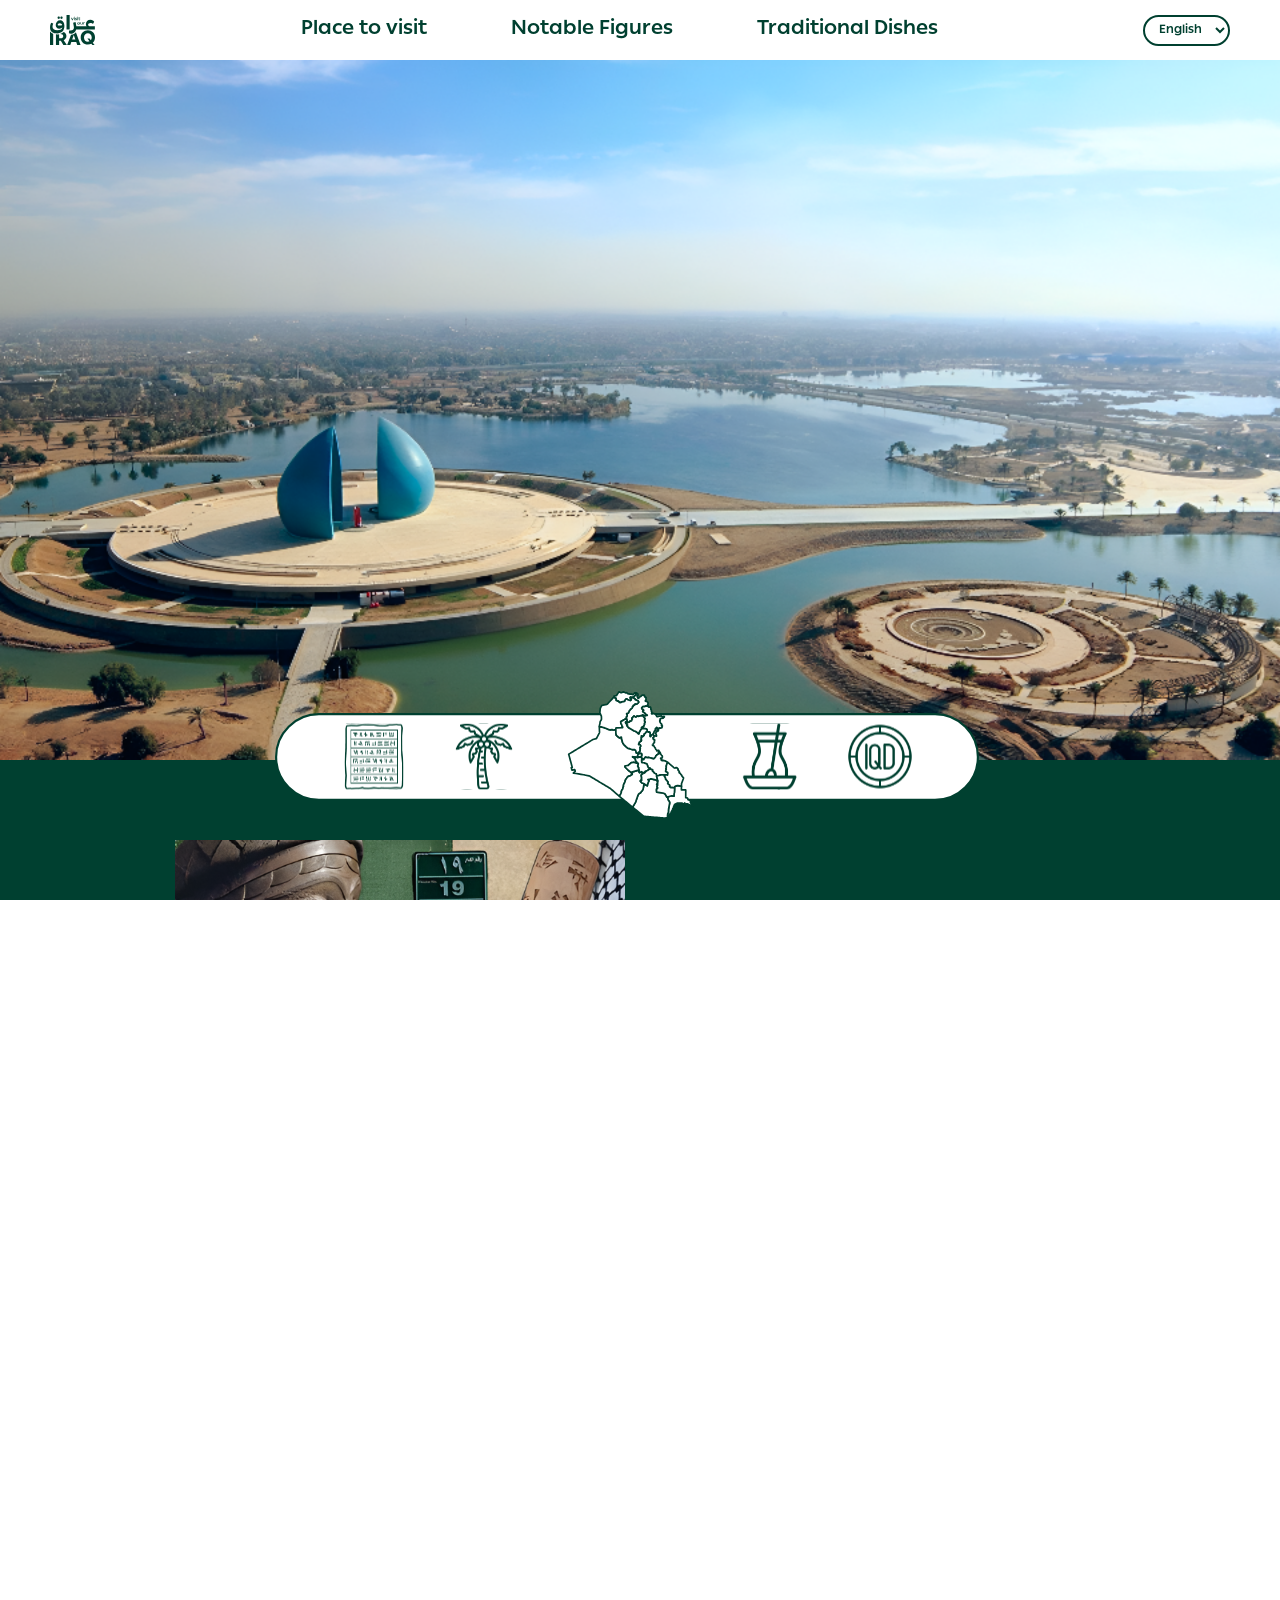
<file: home/index.html>
<!DOCTYPE html>
<html lang="en">
  <head>
    <meta charset="UTF-8">
    <meta http-equiv="X-UA-Compatible" content="IE-edge">
    <meta name="viewport" content="width=device-width, initial-scale=1.0">
    <title>Visit Iraq</title>
    <link rel="stylesheet" href="https://cdnjs.cloudflare.com/ajax/libs/font-awesome/6.4.2/css/all.min.css">
    <link rel="stylesheet" href="../menu/style/style.css">
    <link rel="stylesheet" href="../main/hfStyle.css">
    <style>
    header {
      background-color: #FFFFFF; 
    }
    header a {
      color: #004030;
    }
    header a:hover{
      color: #0c7259;
    }
    header #language-select {
      color: #004030;
      background-color: #FFFFFF;
      border-color: #004030;
    }
  </style>
  </head>
  <body>
    <div id="header"></div>
    <main class="main">
      <div class="main-image">
        <img src="../Images/baghdad.png">
      </div>
      <div class="T-iraq">
        <svg width="800" height="100" viewBox="0 0 800 100" fill="none" xmlns="http://www.w3.org/2000/svg" xmlns:xlink="http://www.w3.org/1999/xlink">
        <rect x="1.25" y="1.25" width="797.5" height="97.5" rx="48.75" fill="white"/>
        <rect x="1.25" y="1.25" width="797.5" height="97.5" rx="48.75" stroke="#004030" stroke-width="2.5"/>
        <rect x="525" y="12" width="75" height="75" fill="url(#pattern0_1_134)"/>
        <rect x="650" y="12" width="75" height="75" fill="url(#pattern1_1_134)"/>
        <rect x="200" y="12" width="75" height="75" fill="url(#pattern2_1_134)"/>
        <rect x="75" y="12" width="75" height="75" fill="url(#pattern3_1_134)"/>
        <defs>
        <pattern id="pattern0_1_134" patternContentUnits="objectBoundingBox" width="1" height="1">
        <use xlink:href="#image0_1_134" transform="translate(0.09) scale(0.00195312)"/>
        </pattern>
        <pattern id="pattern1_1_134" patternContentUnits="objectBoundingBox" width="1" height="1">
        <use xlink:href="#image1_1_134" transform="translate(-0.0681818 -0.0681818) scale(0.00221946)"/>
        </pattern>
        <pattern id="pattern2_1_134" patternContentUnits="objectBoundingBox" width="1" height="1">
        <use xlink:href="#image2_1_134" transform="scale(0.00195312)"/>
        </pattern>
        <pattern id="pattern3_1_134" patternContentUnits="objectBoundingBox" width="1" height="1">
        <use xlink:href="#image3_1_134" transform="scale(0.00390625)"/>
        </pattern>
        <image id="image0_1_134" width="512" height="512" preserveAspectRatio="none" xlink:href="[data-uri]"/>
        <image id="image1_1_134" width="512" height="512" preserveAspectRatio="none" xlink:href="[data-uri]"/>
        <image id="image2_1_134" width="512" height="512" preserveAspectRatio="none" xlink:href="[data-uri]"/>
        <image id="image3_1_134" width="256" height="256" preserveAspectRatio="none" xlink:href="[data-uri]"/>
        </defs>
        </svg>

        <div class="iraq-map">
        <svg width="150" height="152" viewBox="0 0 150 152" fill="none" xmlns="http://www.w3.org/2000/svg">
        <path d="M80.6521 2.17162L80.5862 2.43564L80.6356 2.53465L80.685 2.55115L80.718 2.58416L80.7509 2.66667L80.7674 2.69967L80.7839 2.71617L80.8168 2.73267L80.8498 2.74917L80.8827 2.78218L80.9321 2.79868L80.9486 2.84818V2.91419L80.8168 3.19472L80.7674 3.31023V3.39274V3.45875L80.7839 3.57426L80.8003 3.68977L80.8333 3.73927L80.8662 3.77228L80.9321 3.78878H81.0145L81.0474 3.80528L81.0803 3.83828L81.1133 4.0528V4.11881L81.0968 4.16831L80.9321 4.25082L80.7674 4.38284L80.6521 4.49835L80.4709 4.72937L80.4215 4.84488V4.91089L80.4874 5.0429L80.4545 5.10891L80.3721 5.15841L80.1909 5.24092L79.878 5.40594L79.7956 5.48845L79.565 5.80198L79.4992 5.90099L79.4168 5.9835L79.3015 6.066L79.0215 6.19802L78.9062 6.24752L78.8403 6.28053L78.8568 6.34653L78.8897 6.37954V6.42904L78.8239 6.46204L78.2639 6.69307L78.0003 6.84158L77.9015 6.92409L77.8521 7.0396L77.7862 7.23762L77.7368 7.33663L77.6544 7.40264L77.5391 7.43564L77.325 7.53465L77.0286 7.88118L76.5674 7.76567L76.1391 7.58416L75.085 7.40264L74.9203 7.35313L74.6403 7.20462L74.5744 7.18812L74.5085 7.17161L74.4591 7.18812L74.4097 7.23762L74.3438 7.30363L74.2944 7.36963L74.2285 7.51815L74.2121 7.58416V7.65016L74.1956 7.79868L74.1462 7.94719L74.0968 8.09571V8.16171V8.22772V8.29373L74.1462 8.37623V8.42574L74.1791 8.47524L74.2121 8.54125L74.3603 8.65676L74.4427 8.68977L74.525 8.72277H74.7391L74.8544 8.75577L74.9862 8.82178L75.2332 8.90429L75.3321 8.92079L75.4144 8.95379L75.4638 9.0198L75.4968 9.10231L75.5133 9.20132L75.5297 9.28382V9.38284L75.4968 9.46534L75.365 9.72937L75.2991 9.81188L75.2332 9.86138L75.1509 9.89439L75.1344 9.92739L75.1674 10.0429L75.1838 10.1089V10.1584V10.2079V10.2574L75.2003 10.3564V10.4059L75.2168 10.4719V10.571L75.2003 10.6865L75.1344 10.901L75.085 10.9505H75.0191L74.9697 10.9175L74.7227 10.835L74.5744 10.868L74.4756 10.9175L74.4262 10.9835L74.3932 11.0825V11.198L74.3768 11.2805L74.3438 11.363L74.2285 11.3795L74.0144 11.33L71.8403 10.736L71.3626 10.5049L71.0991 10.2574L70.6379 9.92739L70.4403 9.71287L70.1932 9.51485L69.9791 9.39934L69.4026 9.33333L69.1556 9.41584L68.9415 9.58085L68.8426 9.76237L68.3815 10.3234L67.9367 11.066L67.805 11.495L67.6567 11.8251L67.5909 12.1221L67.3767 12.2871L66.8662 12.5346L66.2567 12.6007L64.2967 12.8647L63.0614 13.5577L62.8802 13.5082L62.6661 13.5247L62.485 13.5577L62.3367 13.6568L62.2214 13.8878L62.0897 13.5908L62.0073 13.4752L61.9085 13.3762L61.6779 13.2607H61.5626L61.0355 13.5247H60.8708L60.772 13.3762L60.8049 13.2277L60.9532 13.1287L61.2826 12.9967L61.1508 12.8482L61.0355 12.8152L60.9202 12.7987L60.772 12.7327L60.5085 12.4851L60.0473 11.9736L59.9155 11.8746L59.7344 11.8416L59.6026 11.8746L59.5202 11.9571L59.4544 12.0396L59.372 12.0726H58.7461L58.4991 11.9406L58.3014 11.363L58.0379 11.1815L57.5767 10.934L57.2802 11.0495L57.1155 10.901L57.1814 10.703L57.5767 10.67L57.412 10.3564L57.2802 10.2244L57.2473 10.0429L57.3626 9.63036L57.1155 9.58085L57.099 9.26732L57.1649 8.88779V8.60726L56.8685 8.93729L56.6049 8.95379L56.3414 8.75577L55.7649 8.17821L55.5179 7.78218L55.3037 7.33663L55.2049 6.92409V6.64356L55.1061 6.42904L55.0073 6.24752L54.9084 6.0165L55.5673 5.93399L56.4402 5.65346L57.7249 5.43894L57.972 5.32343L58.0214 5.22442L58.2026 4.71287L60.0967 1.94059L60.1461 1.79208L60.1791 1.66007L60.1955 1.52805L60.2944 1.37954L60.3932 1.31353L61.1344 1H61.2661L61.4473 1.0165L61.5791 1.11551L61.6449 1.44554L61.7767 1.54455L63.0285 1.9571L63.6214 2.0396L64.2638 1.82508L64.6591 1.52805L65.2356 1.28053L65.8285 1.11551L66.3062 1.08251L66.5532 1.14852L68.5297 2.22112L68.645 2.25412L68.7603 2.27063L68.892 2.25412L69.0403 2.10561L69.172 2.0396L69.452 2.0066L69.6332 2.0396L70.0285 2.35313L70.2262 2.50165L70.8521 2.81518L71.5438 3.39274L71.7909 3.49175L71.9885 3.47525L72.3509 3.32673L72.5485 3.29373L72.7297 3.32673L72.8615 3.39274L73.125 3.60726L73.5203 3.75577L73.8827 3.80528L75.4144 3.70627L75.8097 3.73927L76.1721 3.82178L76.3203 3.93729L76.6333 4.25082L76.7486 4.31683L76.9462 4.26733L77.2097 3.9868L78.0168 3.83828L78.478 3.31023L78.9227 2.66667L79.4662 2.18812L80.158 2.07261L80.6521 2.17162Z" fill="white" stroke="#004030" stroke-width="2" stroke-linecap="round" stroke-linejoin="round"/>
        <path d="M80.6521 2.17145L80.9486 2.20445L82.398 2.81501L82.7274 3.04604L82.9745 3.29356L83.1557 3.62359L83.2874 4.05263L83.3533 4.46518L83.3698 4.7127L83.3533 4.89422L83.238 5.10874L83.0898 5.17475L82.9086 5.20775L82.711 5.32326L82.4639 5.65329L82.3321 6.03283V6.44537L82.4474 6.82491L83.0404 8.21105L83.1392 8.40907L83.271 8.52458L83.8969 8.67309L84.0945 8.65659L84.2263 8.52458L84.3745 8.21105L84.6051 7.79851L84.6545 7.50148L84.7863 7.30346L86.0545 6.87441L86.4498 6.65989L86.8286 6.36286L87.191 5.90082L87.7345 5.38927L88.311 4.96022L88.8051 4.7292L89.0851 4.7127L90.6663 4.94372L90.9628 5.09224L91.1439 5.42227L90.9463 5.96682V6.14834L91.0616 6.47837L91.1439 6.61039L91.2592 6.65989L91.3745 6.6929L91.4734 6.7754L91.5392 6.89092L91.6216 7.18795L91.6875 7.27045L91.8192 7.30346L92.1157 7.22095L92.264 7.20445L92.3628 7.27045L92.544 7.45197L92.8734 7.63349L92.9722 7.79851L92.9392 7.99653L92.7745 8.21105L92.6922 8.7061L92.7745 9.05263L92.9228 9.34966L92.9887 9.7787L92.9063 10.2242L92.7087 10.5708L92.1651 11.2308L92.0004 11.6929L92.1322 12.0229L92.4287 12.2209L92.8239 12.3035L93.2851 12.287L93.4993 12.32L93.6969 12.485L93.8287 12.65L93.9769 12.7655L94.1581 12.815L94.3557 12.8315L94.6028 12.9635L94.8334 13.2605L95.1957 13.9371L95.3604 14.3497L95.3275 14.6962L95.031 15.3728L94.8828 16.0163L94.8663 16.4124L94.8169 16.4454L94.6357 16.5279L94.5698 16.5774L94.5369 16.8744L94.751 17.1549L94.8004 17.2044L94.751 17.386L94.6687 17.5675L94.4545 17.881L94.2898 17.9965L94.0757 18.079L93.5487 18.046L92.9063 17.881H92.6098L92.2804 17.9635L91.4898 18.3596L90.831 18.5246L90.1557 18.6401L89.711 18.5081L89.4639 18.4751L89.151 18.5741L88.6898 18.9371L88.4098 19.2671L88.2451 19.5147L87.7345 19.9602V20.3563L87.8169 20.5708L88.6898 21.9074L88.8381 21.7259L88.9369 21.6599H89.0851L89.2333 21.7919L89.991 22.716L90.0734 22.848L90.1228 23.013L89.9745 23.1615L89.6286 23.3265L89.5133 23.4256L89.431 23.5741L89.3486 23.6896L89.2333 23.8216L88.9039 24.0691L88.9698 24.3166L89.0522 24.4817L90.5675 25.5708L90.9134 25.7193L91.0945 25.8348L91.2263 25.9503L92.3298 27.2869L92.8075 27.7325L93.1863 27.9965L94.2075 28.5081L94.3063 28.6236L94.3228 28.6896V28.7391V28.7721L94.2898 28.8216L94.2569 28.9371L94.2404 28.9866L94.1416 29.0526L94.0263 29.1021L93.8781 29.1186H93.5322L93.384 29.0691L93.3016 29.0196L93.2687 28.9866L93.2357 28.9536L93.2028 28.9371L93.1369 28.8546L93.0875 28.8216H93.0216L92.8569 28.8381L92.8075 28.8216L92.7087 28.7886H92.6592L92.544 28.8051L92.4945 28.8381L92.4781 28.8876L92.6428 29.1846L92.6592 29.2341L92.5769 29.3496L92.3463 29.4322L92.1981 29.5807L92.1651 29.5972L92.1157 29.5642L92.0828 29.4652V29.1846L92.0498 29.1351L92.0004 29.1021L91.951 29.0856H91.9016L91.8357 29.1351L91.7863 29.2011L91.7698 29.2506L91.7534 29.3826L91.7369 29.4487L91.6875 29.4817H91.6216L91.5063 29.3826L91.4404 29.3001L91.3745 29.2176L91.3087 29.2011L91.2263 29.1846L91.0945 29.2341L91.0122 29.2836L90.9298 29.3166H90.8475L90.7651 29.2341L90.6828 29.1186L90.6004 29.0856H90.4851L90.1228 29.2011L90.0404 29.2176L89.9581 29.2011L89.9086 29.1186V29.0691V29.0196V28.9701L89.8757 28.9371L89.8263 28.9041H89.7769L89.5957 29.0031H89.5463L89.4804 28.9536L89.4475 28.8876L89.3816 28.8546H89.3322L89.0522 28.9701L88.9698 28.8216V28.6401L88.9204 28.5741L88.871 28.5576L88.7063 28.6401L88.6404 28.6896L88.591 28.7556L88.5416 28.9041L88.4922 28.9866L88.3604 29.0856L88.278 29.1846L88.2122 29.2671L88.1298 29.3496L88.0804 29.3331L87.9157 29.2341L87.8498 29.2506L87.8004 29.3001L87.7839 29.3496L87.8004 29.4157L87.8169 29.4817L87.8333 29.5312L87.8004 29.6302H87.751L87.6851 29.5972L87.6028 29.4487L87.5369 29.3826L87.4216 29.3496L87.3392 29.3826L87.2075 29.4487L87.1416 29.4652L87.0922 29.4322L87.0428 29.3826L86.7133 29.2836L86.4004 29.4652H86.2686L86.071 29.4322L85.9722 29.4487L85.8898 29.5147L85.8239 29.5807L85.7416 29.6302L85.4616 29.7457L85.4122 29.7787L85.3298 29.9437L85.2804 29.9602L85.231 29.9437L85.1651 29.9107L84.9345 29.8777L84.8357 29.8447L84.6545 29.7457H84.6051L84.5227 29.8777L84.4404 29.9437L84.2263 30.0592L84.078 30.1087H83.9463L83.8639 30.0922L83.5839 29.9437L83.2545 29.8777L82.431 29.7292L82.1674 29.7787L81.8215 29.9107L81.6074 30.5048L81.4757 30.7688L81.3439 30.8678L81.0145 30.9173L80.4545 30.9503L78.8733 29.7952L78.5274 29.6797L78.2968 29.7127L78.1486 30.1252L77.0615 31.3133L76.1392 32.0889L76.0403 32.2539L76.0568 32.3694L76.1556 32.452L76.4851 32.8315L76.5674 32.9965L76.6333 33.178V33.376L76.5015 33.5411L76.3039 33.7226L76.0733 34.0196L75.9745 34.2341L75.8921 34.6962L75.7274 35.2407L75.5792 35.4388L75.4309 35.5048L75.1015 35.5378L74.6074 35.8348L74.1133 35.8843L73.7839 35.8678L73.5697 35.9668L73.4215 36.1648L73.2568 36.6929L73.125 36.9239L72.878 37.0559L72.5815 37.1054L71.9391 37.1384L71.7086 37.2044L71.4121 37.4685L71.2639 37.5015H71.0991L70.7862 37.4189L70.638 37.3364L69.9627 36.9074L70.078 36.8744L70.1274 36.8579L70.1603 36.8084L70.1768 36.7094L70.1933 36.4784L70.2591 36.2308L70.2756 36.1153V35.9338L70.2097 34.4982L70.1603 34.2176L70.045 34.0031L69.9462 33.9041L69.8803 33.8546L69.798 33.8381L69.7321 33.8051L69.6991 33.7556L69.6827 33.6896L69.7156 33.5741L69.7486 33.4256L69.6827 33.1945L69.6168 33.013L69.5344 32.8975L69.4685 32.815L69.4356 32.7655L69.4191 32.6995L69.4685 32.584L69.5015 32.5015L69.6003 31.9899L69.3533 31.4124L69.3368 31.2968L69.3203 31.1483L69.3862 30.9338L69.7156 30.1747L69.7815 30.0592L69.8803 30.0097H69.9791L70.0944 29.9767L70.2097 29.8612L70.3744 29.4982L70.5062 28.211V27.8645L70.4568 27.7325L70.2591 27.716L70.0121 27.683L69.8474 27.518L69.765 27.0559L69.8803 26.8579L71.8403 26.0493L72.005 25.8843L72.2027 25.5708L72.2521 25.4718L72.2686 25.3893L72.2521 25.0097V24.8942L72.285 24.7292L72.6144 24.1351L72.6474 24.0031L72.6803 23.8711L72.7627 23.7061L72.8121 23.6566L72.9439 23.6401L73.2239 23.4091L73.405 23.046L73.4874 22.8315L73.5697 22.716L74.0309 22.2704L74.1792 22.0889L74.3439 21.7919L74.4756 21.6269L74.5909 21.5114L74.9203 21.3629L75.1345 21.1153L75.2662 21.0493L75.5298 20.8678L75.7768 20.6533L76.4027 19.8942L76.6662 19.4487L76.7815 19.0691L76.7651 18.8051L76.7321 18.6236L76.6662 18.4586L76.6827 18.3926L76.7156 18.3431L76.7815 18.3266L76.9462 18.3596H77.0451L77.1604 18.3266L77.2756 18.2605L77.4239 18.145L77.4733 18.0625L77.4898 17.9635V17.881V17.815L77.4568 17.749L77.4239 17.683L77.3909 17.6005V17.419L77.4239 17.3365L77.4898 17.3035L77.8686 17.353L77.9674 17.3365L78.0992 17.2869L78.1651 17.1879L78.198 17.0724L78.1815 16.8414L78.198 16.7094L78.2474 16.6599L78.2804 16.6434L78.3298 16.6929L78.3792 16.7424L78.4286 16.8084L78.4945 16.8249L78.5933 16.7919L78.8074 16.6434L78.9062 16.4949L79.0545 16.3794L79.1204 16.2803L79.1533 16.2143L79.2192 16.0493L79.598 15.6203L79.7298 15.5048L79.8121 15.4718L79.8451 15.5048L79.8945 15.5213L79.9604 15.5048L79.9768 15.4718L79.9274 15.3728L79.911 15.3068V15.2077L79.9439 15.1747L79.9768 15.1912L80.0098 15.2407L80.0263 15.3068L80.0427 15.3563L80.0921 15.4058L80.158 15.4388L80.2239 15.4553L80.2898 15.4388L80.3721 15.4223L80.4545 15.4058H80.5204L80.5533 15.4223V15.4718L80.5368 15.5378L80.5039 15.6038L80.4874 15.6698L80.5039 15.7523L80.5533 15.8018L80.6521 15.8348L80.7015 15.8018L80.718 15.7358L80.7345 15.6698L80.751 15.5708L80.7839 15.5213L80.8498 15.5048H80.8992H80.9486L81.1133 15.4388L81.1792 15.4058H81.2616L81.3439 15.4388L81.4098 15.4718L81.4263 15.5048V15.5543L81.4427 15.6038L81.4921 15.6368L81.6568 15.6038L81.8545 15.4388L82.1016 15.2737L82.5133 14.9107L82.6286 14.8282L82.8921 14.7457L83.1227 14.3662L83.551 13.9866L84.0945 13.2605L84.1604 13.0955L84.1769 13.013L84.1604 12.9305L84.1274 12.881L84.0945 12.848H84.0616L84.0286 12.8645L83.9957 12.8975L83.9627 12.914L83.9133 12.8975L83.831 12.683L83.7816 12.5345L83.6169 12.386V12.287L83.6004 12.1384L83.5674 12.0559L83.4851 11.9734L83.3533 11.9074L83.1063 11.6929L81.6898 11.0823L81.5745 10.9998L81.5086 10.9173L81.4592 10.8183L81.3933 10.7688L81.3439 10.7523L80.8827 10.7028L80.751 10.6698L80.6851 10.6863L80.6192 10.7028L80.5039 10.7193L80.438 10.6698L80.3227 10.4718L80.3062 10.4223L80.3227 10.3728L80.3392 10.2903V10.2077L80.2404 10.0592L80.1745 10.0097L80.1086 9.99322H80.0592L79.8121 10.0097L79.7792 9.97672V9.94372L79.8121 9.91072L79.878 9.89422L79.911 9.86121L79.9274 9.81171L79.8615 9.69619L79.8121 9.59719L79.7957 9.51468L79.7133 9.39917L79.631 9.31666L79.4333 9.21765L79.2192 9.05263L78.9227 8.87111L78.5933 8.54108L78.5109 8.47507L78.4286 8.45857L78.3298 8.47507L77.9839 8.39257L77.0286 7.88101L77.3251 7.53448L77.5392 7.43547L77.6545 7.40247L77.7368 7.33646L77.7862 7.23745L77.8521 7.03943L77.9015 6.92392L78.0004 6.84141L78.2639 6.6929L78.8239 6.46187L78.8898 6.42887V6.37937L78.8568 6.34636L78.8404 6.28036L78.9062 6.24735L79.0215 6.19785L79.3015 6.06583L79.4168 5.98333L79.4992 5.90082L79.5651 5.80181L79.7957 5.48828L79.878 5.40577L80.191 5.24075L80.3721 5.15824L80.4545 5.10874L80.4874 5.04273L80.4215 4.91072V4.84471L80.471 4.7292L80.6521 4.49818L80.7674 4.38267L80.9321 4.25065L81.0968 4.16815L81.1133 4.11864V4.05263L81.0804 3.83811L81.0474 3.80511L81.0145 3.78861H80.9321L80.8663 3.77211L80.8333 3.7391L80.8004 3.6896L80.7839 3.57409L80.7674 3.45858V3.39257V3.31006L80.8168 3.19455L80.9486 2.91402V2.84802L80.9321 2.79851L80.8827 2.78201L80.8498 2.74901L80.8168 2.7325L80.7839 2.716L80.7674 2.6995L80.751 2.6665L80.718 2.58399L80.6851 2.55099L80.6357 2.53448L80.5862 2.43547L80.6521 2.17145Z" fill="white" stroke="#004030" stroke-width="2" stroke-linecap="round" stroke-linejoin="round"/>
        <path d="M118.156 149.96V149.944L118.238 149.515L118.568 146.033L118.683 145.587L118.864 145.191L119.424 144.218L119.473 143.772L119.49 141.561L119.688 139.812L120.906 133.228V132.733L120.873 132.271L120.775 131.924L120.643 131.594L119.16 129.432L118.979 129.003L118.848 128.508L118.6 126.891L118.353 125.802L123.262 124.449L123.542 124.465L125.633 124.845L126.078 124.762L126.177 124.267L126.095 122.997L126.111 122.601L126.21 122.106L126.589 120.109L126.786 116.462L126.655 114.993L126.819 113.921L127.099 113.475L127.412 113.211L127.923 112.964L130.015 112.419L130.69 112.37L132.848 112.584L134.923 113.112H134.939L134.873 117.37H139.815L139.979 117.469L140.029 117.7L139.979 126.148L139.996 126.676L141.594 126.908L141.758 126.974L141.923 127.073L142.17 127.337L142.368 127.683L142.499 128.063L142.615 128.838L142.697 129.003L142.812 129.135L142.977 129.201L143.158 129.234L143.339 129.218L143.883 129.135H144.081L144.262 129.201L144.394 129.317L144.706 129.828L145.184 130.389L145.777 130.934L145.876 131.066L145.942 131.247L145.975 131.445L145.942 131.627L145.826 131.775L145.678 131.908L145.563 132.056L145.53 132.238L145.563 132.37L145.744 132.766L146.057 133.112L146.139 133.294L146.172 133.327L146.452 134.185L146.485 134.416L146.617 134.746L146.683 134.861L146.782 134.96L146.996 135.125L147.21 135.274L147.688 135.406L147.786 135.455V135.538H148.149L148.215 135.703L148.034 135.917L147.638 136.016L145.991 135.851L144.838 135.455L144.311 135.043L143.784 134.878L142.944 134.35L142.285 134.119L141.594 133.987H140.951L140.375 134.135L139.337 134.713L139.222 134.251L139.172 133.723L139.074 133.244L138.826 132.914L139.008 133.475L139.024 133.69L138.991 133.921L138.925 134.135L138.909 134.317L139.024 134.465V134.878L135.763 133.228L134.89 133.063H131.003L130.146 133.178L127.725 134.185L126.935 134.713L126.424 135.455L125.139 138.739L124.579 139.779L124.513 140.026L124.448 140.538L124.415 140.719L124.118 141.363L122.998 143.244L122.553 144.416L122.323 144.762L121.368 145.818L120.412 147.419L118.156 149.96Z" fill="white" stroke="#004030" stroke-width="2" stroke-linecap="round" stroke-linejoin="round"/>
        <path d="M76.979 138.013L77.1602 137.683L80.4708 131.875L83.172 124.036L83.7155 122.964L84.3249 122.155L84.572 121.924L85.3132 121.38L86.219 120.984L86.3179 120.917L87.059 119.762L87.6355 119.069L88.3438 118.442L89.052 117.155L89.4144 116.314L90.5508 110.109L93.1203 112.007L94.3391 112.65L94.652 110.818L95.5909 108.228L96.0685 107.304L96.2991 106.677L96.3156 106.413L95.9861 106.248L95.8873 106.083L95.8214 105.868L95.7226 105.719L95.6238 105.653L95.3603 105.554L95.212 105.472L95.0308 105.29L95.3932 105.257L97.8144 104.663L97.9791 104.399L99.0497 104.432L102.723 105.158L105.391 106.033H106.033L106.363 105.918L106.478 105.785L106.956 106.33L107.038 106.594L107.021 106.677V106.924L107.038 107.172L107.021 107.287L106.989 107.386L106.939 107.403L106.873 107.386L106.725 107.271L106.643 107.221L106.56 107.188L106.461 107.254L106.396 107.386L106.297 107.766V107.931L106.363 108.03L106.429 108.063L106.527 108.079L106.61 108.195L106.692 108.409L106.791 108.937L106.807 109.185L106.758 109.383L105.72 110.686L105.556 111.017L105.589 111.264L106.017 111.33L106.84 111.363L105.984 113.426L105.803 113.987L105.852 114.185L106.132 114.3L106.198 114.366L106.379 114.498L106.494 114.564L106.577 114.614L106.626 114.779L106.61 115.092L106.527 115.637L106.429 115.818L106.231 115.851L105.934 115.736L105.704 115.769L105.589 116L105.523 116.446L105.44 116.776L105.374 117.304L105.292 117.683L105.49 120.142L112.885 121.099L115.29 121.957L116.673 124.251L117.299 125.538L117.464 125.769L117.662 125.917H117.859L118.353 125.802L118.6 126.891L118.847 128.508L118.979 129.003L119.16 129.432L120.643 131.594L120.774 131.924L120.873 132.271L120.906 132.733V133.228L119.687 139.812L119.49 141.561L119.473 143.772L119.424 144.218L118.864 145.191L118.683 145.587L118.567 146.033L118.238 149.515L118.156 149.944V149.96L117.727 150.439L117.052 150.587L116.41 150.719L116.146 150.785L115.751 150.868L115.092 151L113.494 150.868L112.358 150.752L111.205 150.653L110.069 150.554L108.916 150.439L107.384 150.307L105.836 150.175L104.287 150.026L102.756 149.894L101.207 149.746L99.6591 149.614L98.1273 149.465L96.5791 149.333L95.3767 149.218L94.1908 149.102L92.9885 149.003L91.7861 148.888L90.4191 148.772L90.3202 148.723L90.2214 148.69L90.1226 148.657L90.0238 148.607L88.8708 147.683L87.4379 146.512L86.0049 145.356L84.572 144.185L83.139 143.03L81.4096 141.627L79.6967 140.224L77.9672 138.822L76.979 138.013Z" fill="white" stroke="#004030" stroke-width="2" stroke-linecap="round" stroke-linejoin="round"/>
        <path d="M94.8005 17.2045L95.0476 17.4025L95.2452 17.6171V17.8811L95.3441 18.0296L95.4758 18.1616L95.5911 18.3431L95.6735 18.5907L95.6899 18.7722L95.7558 18.9372L95.9205 19.1352L96.3323 19.3332L96.777 19.3002L97.617 18.9537L97.9958 18.9867L98.2594 19.3167L98.4241 19.7953L98.49 20.2243L98.5229 21.0329L98.6382 21.3629L98.9182 21.726L98.5559 21.957L98.6382 22.188L98.9182 22.4025L99.1323 22.6171L99.2147 22.9801L99.1653 23.8382L99.2476 24.2342L99.7088 24.8448L99.9064 25.2243L99.8406 25.5874L99.6594 25.8844L99.4782 26.2639L99.3794 26.66L99.4782 26.957H99.4947L99.7582 27.2375L100.071 27.287L100.401 27.1715L100.714 26.957L100.977 26.8745L101.488 26.627H101.883L102.212 26.7425L102.789 26.957L103.349 27.4851L103.546 27.6006L103.942 27.6831L104.403 28.0956L105.095 29.0857L105.474 30.0428L105.655 30.2903L105.935 30.3728L106.495 30.1913L106.676 30.2243L106.906 30.3893L107.219 30.3728L107.516 30.2243L107.878 29.9108L108.026 29.9273L108.191 29.9768L108.339 29.9933L108.834 29.8283L109.789 29.8613L110.085 29.7623L110.382 29.5973L110.612 29.4983L110.859 29.5148L111.337 29.6963L111.436 29.7128L111.518 29.7788L111.584 30.1583L111.65 30.2738L111.749 30.3893L111.864 30.4883L112.177 30.6204L112.49 30.6039L113.132 30.4718L113.412 30.3563L113.676 30.1748L113.939 30.0428L114.269 30.0758L114.516 30.2573L114.631 30.5049L114.598 30.8019L114.417 31.0989L114.187 31.3134L113.725 31.6105L113.528 31.9075L113.281 32.1385L112.968 32.1715L112.391 32.1385L111.634 32.5511L111.321 32.6171L110.266 32.5841L109.954 32.6996L109.772 32.8976L109.641 33.1946L109.591 33.5247V33.8382L109.739 34.5478L109.69 34.7953L109.245 34.6633H109.163L109.097 34.6798L109.229 35.0593L109.394 35.4058L109.459 35.4883L109.476 35.5544L109.459 35.6369L109.394 35.7029L109.278 35.8019L109.196 35.9174L109.163 36.0659V36.2474L109.361 36.7755L110.332 38.3266L111.156 39.0692L111.518 39.4982L111.634 40.0428L111.601 40.1088L111.518 40.2903L111.337 40.5213L111.189 40.7524L111.238 41.0494L111.452 41.1979L112.029 41.1814L112.259 41.3794L112.194 41.858L111.881 42.419L111.666 42.9471L111.979 43.3101L111.864 43.5246L111.699 43.6237L111.518 43.6567L111.139 43.7887L110.859 43.7062L110.711 43.7227L110.299 43.9702L110.085 44.1847L109.855 44.2507L109.394 44.0527L109.196 44.0692L109.048 44.0032L108.735 43.7887L108.504 43.7062L108.405 43.7557L108.191 44.1022L108.175 44.1847L108.224 44.4157L108.191 44.4982L108.109 44.5477L107.895 44.5643L107.796 44.5973L107.631 44.7623L107.565 44.9768L107.549 45.2243L107.598 45.4718L107.73 45.9504L107.697 46.2969L107.565 46.627L107.45 47.0725L107.219 47.386L106.824 47.2375L106.643 47.155L106.544 46.9405L106.396 45.2573L106.429 45.1253L106.462 45.0923L106.495 45.1088L106.61 45.0923L106.676 45.1088L106.742 45.1253L106.808 45.1418H106.874L106.939 45.1253L107.005 45.0923L107.055 45.0758L106.89 44.8118L105.852 43.7062L105.77 43.5742L105.704 43.5081L105.589 43.3926L105.49 43.3431H105.391L105.309 43.3926L105.177 43.5411L105.144 43.6402V43.7557L105.078 43.8547L104.996 43.9702L104.831 44.1682L104.765 44.2837L104.699 44.4322L104.65 44.4982L104.535 44.5643L104.502 44.5808L104.452 44.6303L104.419 44.6468L104.386 44.6303V44.5973V44.5477L104.37 44.4982L104.337 44.4652L104.288 44.4817L104.238 44.5477L104.139 44.7128L104.106 44.8118L104.123 44.9603L104.156 45.0098H104.189L104.238 44.9933L104.271 44.9768L104.304 45.0098L104.288 45.0758L104.222 45.2078L104.09 45.2903L104.024 45.3728L103.975 45.6204L103.826 45.7524L103.859 45.8679L103.909 45.8844L104.057 45.9009H104.106L104.156 45.9339L104.172 45.9669V45.9999V46.0494V46.0989L104.139 46.2144L104.057 46.3794L103.711 46.9405L103.596 47.1055L103.201 47.4685H103.151L103.102 47.452L103.052 47.4685L103.019 47.5015L103.003 47.6006L102.986 47.6831L102.921 47.7986L102.772 47.9636L102.657 48.2441L102.608 48.4586L102.476 48.8052L102.459 48.8712L102.426 48.9372L102.328 48.9702L102.262 49.0362L102.196 49.1352L101.998 49.6468L101.834 49.9438L101.768 50.0758L101.735 50.1748V50.2408L101.718 50.3068V50.3728V50.4388L101.735 50.4883L101.751 50.5378L101.735 50.5873L101.702 50.7194L101.669 50.8184L101.488 51.1154L101.438 51.2804V51.3464L101.422 51.3794L101.356 51.4784L101.241 51.5774L100.961 51.726L100.812 51.792L100.681 51.825H100.582L100.434 51.858H100.384H100.269L100.071 52.023L98.4241 54.0032L97.93 54.3002L97.897 54.0197L97.8641 53.9372L97.8311 53.8712H97.7653H97.7158L97.6664 53.8547L97.5511 53.8217L97.5017 53.7887L97.4688 53.7062V53.6236L97.5676 53.4256L97.617 53.3101L97.6335 53.1946L97.65 53.0956L97.6335 53.0131L97.5347 52.7326L97.5182 52.6171V52.518L97.5347 52.4355L97.5841 52.353L97.7817 52.122L97.8476 52.023L97.8805 51.9405V51.8745L97.7158 51.3959L97.617 50.9834V50.8514L97.6005 50.7689L97.617 50.6864V50.5708L97.5511 50.1583L97.5017 49.5147L97.4523 49.3332L97.337 49.1517L97.2217 49.0032L97.0076 48.8217L96.8594 48.7392L96.6782 48.6897L96.3488 48.6402L96.1841 48.6567L96.0523 48.7062L95.6899 48.9042L95.6076 48.9372L95.5088 48.9207L95.4099 48.8382L95.2617 48.6402L94.9488 48.3266L94.1582 47.7986L94.1088 46.4949L94.1582 46.2474L94.1746 46.1649L94.1582 46.0989L94.1252 46.0164L93.9441 45.7854L92.6429 44.8778L92.0829 44.7788L90.4358 44.7128L90.1723 44.7953L89.8429 44.7128L89.5958 44.5973L88.0805 42.9801L88.7393 42.419L89.9087 42.056L90.0735 41.891L90.1229 41.7425L90.0076 41.4784L89.9911 41.3464V41.1979L90.057 41.0164L90.2052 40.7854L90.3864 40.6699L90.5346 40.5874L90.6499 40.5544L90.6993 40.4718L90.7323 40.3563L90.7817 40.1088L90.9464 39.7128L91.0123 39.4322L90.9464 39.1517L90.8476 38.8382L90.8146 38.5742L90.9299 38.2111L91.4735 37.4685L91.6217 37.155L91.704 36.891L91.6876 36.6765L91.4076 36.2804L91.0782 35.9174L90.9793 35.7359L90.9464 35.5544L90.9958 35.0098L91.0452 34.3497L91.0946 34.1352L91.1276 33.6567L91.1935 33.4586L91.457 33.0131L91.4405 32.6996L91.3088 32.32L90.617 31.7095L90.2711 31.2309L89.8923 30.8184L89.0523 28.9702L89.3323 28.8547H89.3817L89.4476 28.8877L89.4805 28.9537L89.5464 29.0032H89.5958L89.777 28.9042H89.8264L89.8758 28.9372L89.9087 28.9702V29.0197V29.0692V29.1187L89.9582 29.2012L90.0405 29.2177L90.1229 29.2012L90.4852 29.0857H90.6005L90.6829 29.1187L90.7652 29.2342L90.8476 29.3167H90.9299L91.0123 29.2837L91.0946 29.2342L91.2264 29.1847L91.3088 29.2012L91.3746 29.2177L91.4405 29.3002L91.5064 29.3827L91.6217 29.4818H91.6876L91.737 29.4487L91.7535 29.3827L91.7699 29.2507L91.7864 29.2012L91.8358 29.1352L91.9017 29.0857H91.9511L92.0005 29.1022L92.0499 29.1352L92.0829 29.1847V29.4652L92.1158 29.5643L92.1652 29.5973L92.1982 29.5808L92.3464 29.4322L92.577 29.3497L92.6593 29.2342L92.6429 29.1847L92.4782 28.8877L92.4946 28.8382L92.5441 28.8052L92.6593 28.7887H92.7088L92.8076 28.8217L92.857 28.8382L93.0217 28.8217H93.0876L93.137 28.8547L93.2029 28.9372L93.2358 28.9537L93.2688 28.9867L93.3017 29.0197L93.3841 29.0692L93.5323 29.1187H93.8782L94.0264 29.1022L94.1417 29.0527L94.2405 28.9867L94.257 28.9372L94.2899 28.8217L94.3229 28.7722V28.7392V28.6897L94.3064 28.6237L94.2076 28.5082L93.1864 27.9966L92.8076 27.7326L92.3299 27.287L91.2264 25.9504L91.0946 25.8349L90.9135 25.7194L90.5676 25.5709L89.0523 24.4818L88.9699 24.3167L88.904 24.0692L89.2334 23.8217L89.3487 23.6897L89.4311 23.5742L89.5134 23.4256L89.6287 23.3266L89.9746 23.1616L90.1229 23.0131L90.0735 22.8481L89.9911 22.7161L89.2334 21.792L89.0852 21.66H88.937L88.8382 21.726L88.6899 21.9075L87.817 20.5709L87.7346 20.3563V19.9603L88.2452 19.5148L88.4099 19.2672L88.6899 18.9372L89.1511 18.5742L89.464 18.4752L89.7111 18.5082L90.1558 18.6402L90.8311 18.5247L91.4899 18.3596L92.2805 17.9636L92.6099 17.8811H92.9064L93.5488 18.0461L94.0758 18.0791L94.2899 17.9966L94.4546 17.8811L94.6688 17.5676L94.7511 17.386L94.8005 17.2045Z" fill="white" stroke="#004030" stroke-width="2" stroke-linecap="round" stroke-linejoin="round"/>
        <path d="M106.643 47.1551L106.379 47.0066L106.017 47.0231L105.918 47.3696L105.951 47.8316L105.885 48.2937L105.457 48.5742L105.029 48.6237L104.848 48.7062L104.699 48.9208L104.65 49.1353L104.683 49.4983L104.633 49.7128L104.222 50.1914L104.106 50.4884L104.321 50.7524L104.452 50.8184L104.584 50.9175L104.699 51.066L104.749 51.2145L104.798 51.396L104.864 51.5115L104.946 51.6105L105.012 51.726L105.062 52.0726V52.4191L105.111 52.7326L105.276 52.9637L105.325 53.0957V53.2937L105.276 53.4752L105.226 53.5907L105.128 53.6237L104.798 53.5082L103.761 53.4257L103.299 53.3102L102.789 53.0297L102.196 52.8646L102.13 53.3597L102.262 54.1023L102.245 54.6468L102.163 54.7953L102.081 54.9274L101.982 55.0429L101.883 55.1419L101.092 55.3069L100.944 55.5544L101.405 57.0561L101.603 57.4521L101.883 57.6666L102.179 57.4191H102.509L102.822 57.6171L103.052 57.9802L103.135 58.3927L103.102 58.8382L102.904 59.7128L102.822 59.8778L102.624 60.2244L102.591 60.3894L102.657 60.6039L102.772 60.7524L102.855 60.9175V61.1155L102.706 61.33L102.097 61.825L101.883 62.0561L101.504 62.3861L101.339 62.7821L101.208 63.2442L100.977 63.7557L100.862 63.8877L100.713 63.9868L100.384 64.1353L100.697 64.5808L101.043 64.7623L101.438 64.7953L101.883 64.7293H101.916L101.949 64.7458L101.965 64.7623L103.316 67.2211L103.513 67.4356L103.744 67.6336L103.942 67.8481L104.057 68.1617L104.123 68.5247L104.222 68.8382L104.37 69.1353L104.568 69.4323L104.798 69.6633L105.506 70.1749L105.572 70.3069L105.622 70.4389L105.605 71.0825L105.721 71.2145L105.984 71.1485L106.231 70.9835L106.659 70.5544L106.939 70.4389H107.664L107.993 70.3564L107.928 70.9009L108.208 71.1815L108.521 71.396L108.619 71.792L108.438 72.0726L107.73 72.5181L107.499 72.8151L107.746 73.0462L108.191 73.1452L108.652 73.0957L108.932 72.8151L108.998 72.7821L109.081 72.7656L109.163 72.7821L109.179 72.7986L108.916 73.0792L108.685 73.4917L108.619 73.6072L108.455 74.2508L108.339 74.3828L108.175 74.5148L107.829 74.7293L107.648 74.8118L107.516 74.8448H107.433L107.335 74.8778L107.219 74.9273L106.511 75.4554L106.363 75.6534L106.231 75.7689L106.05 75.8844L105.819 75.9835L105.753 76L105.704 75.9835L105.638 75.9505L105.572 75.9339L105.506 75.9669L105.424 76.066L105.259 76.3135L104.732 76.957L104.584 77.1551L104.485 77.3531L104.419 77.6006L104.288 77.9802L104.09 78.2772L103.695 78.7722L103.349 79.2838L103.25 79.3993L102.673 79.8943L102.426 80.1584L102.229 80.4059L102.064 80.4884L101.949 80.5379L101.059 80.2904L96.3487 78.9207L94.8828 79.0858L94.3558 79.0363L92.6264 78.6237L92.1816 78.5907L91.8852 78.8382L91.5558 79.2343L91.2099 79.7293L90.5675 80.2409L90.304 80.5049L90.1558 80.7194L90.2381 80.9174L90.2875 81L90.3699 81.264L90.304 81.297L90.1393 81.4455L89.9746 81.5115L89.8099 81.495L89.6452 81.4455L89.4805 81.363L89.3487 81.264L89.2334 81.165L89.1346 81.033L89.0522 80.8679L88.9205 80.5049L88.8216 80.3399L88.7228 80.4059L88.6075 80.6534L88.4593 81.1155L88.311 81.3795L88.2452 81.5445L88.1793 81.66L88.1134 81.7095L88.0804 81.726L87.751 81.627L87.8334 81.3795V80.6699L87.784 80.2904L87.6687 79.8448L87.3887 79.1518L87.2075 78.7722V78.5577L87.2404 77.7821L87.3887 77.5676L87.4216 77.5346L87.5205 77.4191L87.5369 77.3366V77.2706L87.471 77.1386L87.4381 76.9901L87.5534 76.7095V76.858L87.504 76.924L87.5205 76.9735H87.5699L87.6357 76.924L87.6852 76.8085L87.7181 76.6765L87.7016 76.132L87.6852 75.6039L87.7675 75.4224V75.2079L87.784 75.1584L87.8004 75.1419L87.784 75.0759L87.7016 74.8283L87.6687 74.6633L87.6357 74.4653L87.5863 74.3828L87.5369 74.3333L87.0593 74.6963L86.4993 74.2013L86.2028 74.0363L86.0381 74.0033L84.9675 73.9538L84.8851 73.9372L84.7863 74.0693L84.5887 74.6963L83.7981 74.9108L83.7487 74.9273L83.304 73.9207L84.111 72.7656L84.3251 72.4851L84.6875 72.1551L84.9346 71.9736L85.5275 71.429L85.6593 70.967L85.7087 70.5214L85.5275 70.1089L85.7581 69.1188L85.824 68.9868L86.0216 68.6567V68.5742L85.9887 68.5082L85.6922 68.1947L85.5934 68.0627L85.511 67.9141L85.4781 67.7491V67.5841L85.511 67.4191L85.791 66.6435L86.3016 65.8349L86.384 65.5214L86.4004 65.1749L86.351 64.8283L86.2357 64.5478L86.0546 64.3168L85.3628 63.6897L85.231 63.6237L85.1322 63.5907L84.7369 63.5247L84.3251 63.5742L84.2098 63.6072L84.0945 63.6237L84.0287 63.6072L83.9793 63.5577V63.4092V63.3267L84.144 63.0792L84.1934 62.8481L84.2922 62.5511L84.2757 62.4686L84.1934 62.3366L84.2263 62.2871L84.5393 62.0561L84.6051 61.9901L84.6381 61.8745V61.8085L84.6216 61.7425L84.5063 61.5445L84.4898 61.4785L84.5228 61.4125L84.5887 61.363L84.704 61.33H84.8851L84.9181 61.297L84.9346 61.2475L84.9181 60.8184L84.8851 60.7524L84.8522 60.7029V60.6534L84.9016 60.6204L85.0499 60.5874L85.231 60.6039L85.2969 60.5709L85.3628 60.5214L85.3957 60.4059L85.4616 60.3069L85.511 60.2409L85.5934 60.2244L85.6263 60.2574V60.3069L85.5934 60.4059V60.4224L85.6263 60.4554H85.6757L85.7251 60.4224L85.7581 60.3729L85.791 60.2244L85.8569 60.0924L86.1699 59.6303L86.2193 59.5808L86.3675 59.5313H86.5322L86.5816 59.5148L86.631 59.4818L86.6969 59.4323L86.7628 59.3993L86.8122 59.4158L86.8946 59.5148L86.9275 59.5478L86.9769 59.5313L87.0099 59.4488V59.1188L87.0263 59.0198L87.1416 58.9373L87.224 58.9208L87.2734 58.8712L87.2899 58.8052L87.2404 58.4422L87.4546 58.2937L87.2734 58.0792L87.1746 58.0297L87.0593 57.9307L86.911 57.7656L86.8287 57.6501L86.7957 57.5511V57.4686L86.911 57.2871L87.0593 56.9571L87.1581 56.6105V56.462L87.1087 56.2805L87.0757 56.198L87.0593 56.132L87.1581 56.0165L87.191 55.967L87.2569 55.8019L87.2734 55.7359L87.2899 55.6864L87.2404 55.6534H87.191L87.1087 55.7029L87.0593 55.7194L87.0099 55.7029L86.9769 55.6699V55.6204L87.0428 55.5379L87.0757 55.4884V55.4389L87.0263 55.4059L86.9934 55.4224L86.9604 55.4554L86.9275 55.4719V55.4389V55.3729L86.9934 55.2574L87.0593 55.2079L87.1252 55.1914L87.191 55.1749L87.3393 55.1419L87.3887 55.0924L87.4052 55.0264L87.3393 54.8778L87.2734 54.8118L87.224 54.7953H87.1746L87.1581 54.7788L87.1746 54.7293L87.3557 54.5643L87.4052 54.4158V54.3168L87.1746 53.7227L87.191 53.5577L87.2075 53.4917L87.2404 53.3927L87.4052 53.1617L87.471 53.1287L87.6028 53.1947L87.8993 53.3267L88.1299 53.3762L88.2616 53.4422L88.4263 53.5412L88.9863 54.0528L89.0522 54.1023L89.1016 54.0858L89.184 53.8712L89.2828 53.6897L89.4475 53.4917L89.6946 53.2607L89.9416 53.0957L90.1558 52.8977L90.3534 52.6336L90.584 52.1221L90.6169 51.8581L90.5675 51.6435L90.4852 51.528L90.4193 51.4125L90.4028 51.297V51.198L90.4687 51.0825L90.6169 50.9505L90.9134 50.7689L91.3416 50.6369L91.5228 50.5544L91.7369 50.3894L92.0334 50.0924L92.2311 49.7458L92.2969 49.5478L92.2805 49.3993L92.264 49.2673L92.2805 49.1518L92.3793 49.0033L92.5605 48.8713L92.9393 48.7062L93.4334 48.4587L94.1581 47.7986L94.9487 48.3267L95.2617 48.6402L95.4099 48.8382L95.5087 48.9208L95.6075 48.9373L95.6899 48.9043L96.0523 48.7062L96.184 48.6567L96.3487 48.6402L96.6781 48.6897L96.8593 48.7392L97.0076 48.8217L97.2217 49.0033L97.337 49.1518L97.4523 49.3333L97.5017 49.5148L97.5511 50.1584L97.617 50.5709V50.6864L97.6005 50.7689L97.617 50.8514V50.9835L97.7158 51.396L97.8805 51.8745V51.9406L97.8476 52.0231L97.7817 52.1221L97.584 52.3531L97.5346 52.4356L97.5181 52.5181V52.6171L97.5346 52.7326L97.6334 53.0132L97.6499 53.0957L97.6334 53.1947L97.617 53.3102L97.5676 53.4257L97.4687 53.6237V53.7062L97.5017 53.7887L97.5511 53.8217L97.6664 53.8547L97.7158 53.8712H97.7652H97.8311L97.864 53.9373L97.897 54.0198L97.9299 54.3003L98.424 54.0033L100.071 52.0231L100.269 51.8581H100.384H100.433L100.582 51.825H100.681L100.812 51.792L100.961 51.726L101.241 51.5775L101.356 51.4785L101.422 51.3795L101.438 51.3465V51.2805L101.488 51.1155L101.669 50.8184L101.702 50.7194L101.735 50.5874L101.751 50.5379L101.735 50.4884L101.718 50.4389V50.3729V50.3069L101.735 50.2409V50.1749L101.768 50.0759L101.833 49.9439L101.998 49.6468L102.196 49.1353L102.262 49.0363L102.328 48.9703L102.426 48.9373L102.459 48.8713L102.476 48.8052L102.608 48.4587L102.657 48.2442L102.772 47.9637L102.921 47.7986L102.986 47.6831L103.003 47.6006L103.019 47.5016L103.052 47.4686L103.102 47.4521L103.151 47.4686H103.201L103.596 47.1056L103.711 46.9406L104.057 46.3795L104.139 46.2145L104.172 46.099V46.0495V46V45.967L104.156 45.934L104.106 45.901H104.057L103.909 45.8845L103.859 45.868L103.826 45.7524L103.975 45.6204L104.024 45.3729L104.09 45.2904L104.222 45.2079L104.288 45.0759L104.304 45.0099L104.271 44.9769L104.238 44.9934L104.189 45.0099H104.156L104.123 44.9604L104.106 44.8118L104.139 44.7128L104.238 44.5478L104.288 44.4818L104.337 44.4653L104.37 44.4983L104.386 44.5478V44.5973V44.6303L104.419 44.6468L104.452 44.6303L104.502 44.5808L104.535 44.5643L104.65 44.4983L104.699 44.4323L104.765 44.2838L104.831 44.1683L104.996 43.9703L105.078 43.8548L105.144 43.7557V43.6402L105.177 43.5412L105.309 43.3927L105.391 43.3432H105.49L105.589 43.3927L105.704 43.5082L105.77 43.5742L105.852 43.7062L106.89 44.8118L107.055 45.0759L107.005 45.0924L106.939 45.1254L106.873 45.1419H106.808L106.742 45.1254L106.676 45.1089L106.61 45.0924L106.495 45.1089L106.462 45.0924L106.429 45.1254L106.396 45.2574L106.544 46.9406L106.643 47.1551Z" fill="white" stroke="#004030" stroke-width="2" stroke-linecap="round" stroke-linejoin="round"/>
        <path d="M109.179 72.7986L109.229 72.8151L109.278 72.8481L109.328 72.8811L109.822 73.5247L110.003 73.8382L110.118 74.1682L110.168 74.5478L110.184 74.8448L110.25 75.1088L110.761 75.5874L111.354 76.4454L111.831 76.825L112.045 77.0395L112.177 77.353V77.5346L112.095 77.8811L112.078 78.0296L112.144 78.1946L112.325 78.3101V78.4751L112.226 78.7062L112.012 78.9537L111.617 79.3662L111.288 79.5973L111.057 79.6468L110.794 79.6303L110.464 79.6633L110.168 79.8283L110.151 80.0428L110.365 80.2243L111.024 80.3068L111.304 80.4223L111.518 80.6204L111.601 80.8679L111.502 81.1814L111.288 81.4124L111.041 81.6105L110.843 81.825L111.172 82.5511L112.045 82.6666L113.824 82.452L115.422 82.9636L116.921 83.6732L117.349 84.1022L118.749 84.9108L118.518 85.3233L118.37 85.5048L118.041 85.7359L117.925 85.9174L116.954 88.8877L116.855 89.7458L116.871 90.8349L116.855 91.0329L116.805 91.2144L116.756 91.4619L116.707 91.5775L116.492 91.9075L116.41 92.1055L116.394 92.2705L116.525 92.4025L116.772 92.6171L116.838 92.7161L116.904 92.8646L116.871 93.0131L116.245 94.8448L116.163 95.1583L116.212 95.4223L116.476 95.6534L118.321 96.4454L118.617 96.891L118.798 97.221L118.387 99.8943L118.074 99.9273L117.497 99.7953L116.954 99.5147L116.361 99.4322L114.483 99.5147H110.579L110.069 99.6963L110.003 99.7623L109.937 99.8943L109.871 99.9273L109.772 99.9438L109.525 99.8943L109.394 99.8448L109.262 99.8283L109.13 99.8778L108.619 100.274L108.537 100.29L108.471 100.224L108.422 100.191L108.389 100.175L108.356 100.191L108.29 100.257L108.224 100.29L108.158 100.307L108.092 100.241H108.01L107.088 100.62L105.589 100.538L104.881 98.8877L104.864 98.7722L104.93 98.6897L105.029 98.5907L104.979 98.3761L103.942 98.0626L103.003 97.7161L102.756 97.5676L102.608 97.3365L102.426 97.0065L102.163 96.6435L100.664 95.2243L100.433 94.9603L100.351 94.6798L100.384 94.4322L100.582 93.9537L100.615 93.7887L100.565 93.6402L100.236 93.5411L100.055 93.2771L99.0005 93.1451L98.6217 92.9801L98.5229 92.6996L97.65 92.5841L97.617 92.2045L97.5841 91.6435H97.3864L96.497 91.6105L96.2335 91.5279L96.0029 91.3629L95.7064 91.0659L95.4429 90.7359L94.8499 89.3992L94.2076 87.254L94.1252 87.0725L93.9111 86.8415L93.697 86.66L93.3182 86.4454L92.824 86.2474L92.7417 86.0989L92.6099 86.0659L92.0664 85.9999L91.3087 85.7689L90.3534 85.2078L90.2382 85.1913L88.1134 85.0428L88.0311 85.0098L87.9487 84.9438L87.8499 84.8448L87.7511 84.5643L87.6523 84.1187L87.6028 82.3035L87.4875 81.7755L87.7511 81.627L88.0805 81.726L88.1134 81.7095L88.1793 81.66L88.2452 81.5444L88.3111 81.3794L88.4593 81.1154L88.6076 80.6534L88.7228 80.4058L88.8217 80.3398L88.9205 80.5048L89.0523 80.8679L89.1346 81.0329L89.2334 81.1649L89.3487 81.2639L89.4805 81.3629L89.6452 81.4454L89.8099 81.4949L89.9746 81.5115L90.1393 81.4454L90.304 81.2969L90.3699 81.2639L90.2876 80.9999L90.2382 80.9174L90.1558 80.7194L90.304 80.5048L90.5676 80.2408L91.2099 79.7293L91.5558 79.2342L91.8852 78.8382L92.1817 78.5907L92.6264 78.6237L94.3558 79.0362L94.8829 79.0857L96.3488 78.9207L101.059 80.2903L101.949 80.5379L102.064 80.4884L102.229 80.4058L102.426 80.1583L102.674 79.8943L103.25 79.3992L103.349 79.2837L103.695 78.7722L104.09 78.2771L104.288 77.9801L104.419 77.6006L104.485 77.353L104.584 77.155L104.732 76.957L105.259 76.3134L105.424 76.0659L105.506 75.9669L105.572 75.9339L105.638 75.9504L105.704 75.9834L105.754 75.9999L105.819 75.9834L106.05 75.8844L106.231 75.7689L106.363 75.6534L106.511 75.4553L107.219 74.9273L107.335 74.8778L107.434 74.8448H107.516L107.648 74.8118L107.829 74.7293L108.175 74.5148L108.339 74.3827L108.455 74.2507L108.619 73.6072L108.685 73.4916L108.916 73.0791L109.179 72.7986Z" fill="white" stroke="#004030" stroke-width="2" stroke-linecap="round" stroke-linejoin="round"/>
        <path d="M118.749 84.9109L118.798 84.9439L119.49 85.5049L120.478 86.1155L121.104 86.8251L125.633 90.7855L126.111 91.1485L126.572 91.396L127.05 91.495L127.577 91.429L127.84 91.33L128.532 90.9505L128.746 90.967L129.603 91.264L129.916 91.429L130.113 91.6601L130.278 91.9241L130.525 92.2541L130.937 92.5677L131.019 92.6997L131.036 92.8977L130.986 93.0132L130.904 93.1122L130.772 93.4422L130.706 93.5082V93.6073L130.805 93.8383L130.871 93.9538L131.332 94.3828L131.398 94.4653L131.447 94.5808L131.727 94.9439L131.81 95.0429L131.958 95.1254L132.04 95.3399L132.337 95.5709L132.419 95.802L132.386 96.0495L132.304 96.2145L132.222 96.3795L132.156 96.5776L132.139 96.8251V96.9571L132.254 97.0396L132.485 97.1056L132.683 97.2376L132.798 97.4191L132.93 97.5676L133.16 97.6007L133.457 97.7162L133.49 97.7657L133.704 98.0792L134.05 98.8548L134.28 99.1188L134.807 99.3828L134.956 99.6964L135.022 100.01L135.565 100.983L135.664 101.132L135.944 101.297L136.059 101.413L136.142 101.578L136.207 101.891L136.273 102.023L136.504 102.287L137.097 102.733L137.311 103.046L137.344 103.426L137.262 103.838L134.972 110.092L134.939 113.112H134.923L132.847 112.584L130.69 112.37L130.014 112.419L127.923 112.964L127.412 113.211L127.099 113.475L126.819 113.921L126.654 114.993L124.019 114.812L122.438 114.828L121.845 114.531L121.631 114.317L120.989 113.789L120.873 113.657L120.824 113.525L120.791 113.393L120.774 113.211V113.03L120.84 112.403L120.857 112.205L120.84 112.056L120.791 111.891L120.692 111.71L120.511 111.462L120.33 111.281L120.149 111.148L118.814 110.307L118.567 109.581V109.416L118.584 109.185L118.732 108.855L118.814 108.64L118.88 108.277L118.831 108.013L118.716 107.733L118.567 107.535L118.073 107.122L117.826 106.875L117.365 106.115L117.266 106.016L116.805 105.752L116.212 105.076L115.866 104.185L115.916 103.954L115.949 103.525L114.779 101.594L114.384 100.752L114.532 100.455L114.779 100.307L115.026 100.241L115.01 100.092L114.812 99.8449L114.483 99.5148L116.36 99.4323L116.953 99.5148L117.497 99.7954L118.073 99.9274L118.386 99.8944L118.798 97.2211L118.617 96.8911L118.32 96.4455L116.476 95.6535L116.212 95.4224L116.163 95.1584L116.245 94.8449L116.871 93.0132L116.904 92.8647L116.838 92.7162L116.772 92.6172L116.525 92.4026L116.393 92.2706L116.41 92.1056L116.492 91.9076L116.706 91.5776L116.756 91.462L116.805 91.2145L116.854 91.033L116.871 90.835L116.854 89.7459L116.953 88.8878L117.925 85.9175L118.04 85.736L118.37 85.5049L118.518 85.3234L118.749 84.9109Z" fill="white" stroke="#004030" stroke-width="2" stroke-linecap="round" stroke-linejoin="round"/>
        <path d="M37.3837 42.4356L37.6966 42.4521L39.6402 42.6336L42.1767 43.3597L43.1814 43.5247L47.299 45.2409L49.292 46.0165L50.2638 46.0825L52.3885 45.8019L52.652 45.8679L53.1791 46.1155L53.6403 46.3135L56.9179 45.8679L57.0332 46.132L57.0497 50.1419L57.6426 52.7986L60.5744 55.2079L61.2168 55.5709L61.7109 55.6369L63.5062 54.6138L63.7862 56.1815L63.8521 57.3201L63.9674 57.8646L64.3627 58.4092L64.5933 59.3828L64.7415 60.3564L65.5321 62.2871L66.5533 63.6567L68.9744 66.099L71.0333 67.9141L71.8403 68.2112L73.4545 68.4917L75.2992 69.2343L76.6662 69.6798L79.1863 69.6303L79.6474 69.7623L80.158 70.2409L80.4051 70.5049L80.6851 71.0164L81.1463 72.2046L81.4757 72.7656L81.6239 72.9306L81.1298 73.3267L81.6898 73.5082L82.2004 73.8547L83.3039 73.9207L83.7486 74.9273L83.798 74.9108L83.8145 74.9933V75.0924L83.6827 75.4389L83.2051 75.9504L83.0239 76.297L82.958 76.6435V77.023L83.0404 77.4026L83.1886 77.6996L83.3698 77.8811L83.7651 78.1287L83.9463 78.3267L83.4851 78.9537L83.2216 79.2343L82.9086 79.3168L82.5627 79.2178L81.6074 78.6567L81.2286 78.5412L80.8663 78.4917L79.4333 78.4752L78.1157 78.1287L77.4239 78.0296L76.9133 78.0957L76.9957 78.4752L77.1933 78.7392L77.9345 78.9207L79.4004 79.6633L79.8616 80.1254L80.2239 81.198L80.4874 82.5346L80.6686 83.0131L81.0804 83.4917L81.7392 83.9537L81.5745 85.6534L78.9886 84.8613H77.2592L75.991 85.0263L74.8051 85.6039L71.9886 88.1122L71.5768 88.3762L71.4121 88.4257L71.0992 88.4587L69.2544 88.7227L68.5462 89.0032L67.7391 89.4158L67.8544 89.9603L68.2168 90.5049L71.758 94.1187L74.2451 95.9834L74.9698 96.6105L76.5509 98.1286L76.5345 98.4752L76.4521 99.0032L76.1886 99.3333L75.9251 99.5808L74.5251 100.356L74.1462 100.67L73.9486 100.785L73.7015 100.884L72.7462 101.033L72.565 101.099L72.1203 101.396L72.0051 101.429L71.6921 101.462L71.445 101.577L71.165 101.792L70.7368 102.271L68.3815 105.752L68.1674 106.132L68.1509 106.709L68.0686 107.205L67.8544 107.848L66.2568 111.297L66.1086 111.726L66.0756 112.023V112.254L66.0921 112.403L66.158 112.535L66.1744 112.799L66.1086 113.178L65.5156 114.746L65.4662 114.96L65.3509 115.818L65.2521 116.198L65.1533 116.445L64.2968 117.634L63.7862 118.525L63.6709 118.789L63.6215 118.97L63.4403 120.521L63.2427 121.132L62.7979 122.221L61.8262 124.036L61.4309 124.977L61.3156 125.158L61.0191 124.911L59.6026 123.657L58.1697 122.419L56.7532 121.165L55.4685 120.059L54.2003 118.954L52.932 117.848L51.6638 116.743L50.6591 115.884L49.3249 115.076L48.0073 114.284L46.6732 113.508L45.3555 112.716L44.0379 111.924L42.7202 111.132L41.4025 110.356L40.0849 109.564L38.7672 108.772L37.4496 107.98L36.1319 107.188L34.7978 106.396L33.4802 105.604L32.1625 104.812L30.8449 104.02L29.5272 103.228L28.2095 102.436L26.6613 101.511L25.8213 101.016L25.0142 100.703L19.8754 99.6963L18.673 99.4983L15.6918 98.9867L12.7106 98.4752L9.74592 97.9636L6.76473 97.4521H6.73179L6.68238 97.4686L6.63297 97.4851L6.60003 97.5016V97.3696L8.39533 95.8184L8.79063 95.2574L8.47768 94.0527L8.24709 93.5082L7.93415 93.3267L5.08473 94.1187L4.93649 94.0197L4.8212 93.7557L4.09649 91.198L4.08002 91.165L4.06354 91.132H4.08002L4.09649 91.1154L5.24943 90.7524L4.24472 87.0065L3.53648 84.3828L2.84472 81.825L2.33412 79.9273L1.70824 77.6171L1 75.0429L2.66354 74.0363L4.32708 73.0296L5.99061 72.0396L7.65415 71.0329L9.31769 70.0264L10.9812 69.0198L12.6448 68.0297L14.3083 67.0231L15.9718 66.0165L17.6354 65.0099L19.2989 64.0033L20.9625 62.9967L22.0495 62.3366L22.626 61.9901L24.2895 60.9835L25.9531 59.9603L27.6166 58.9538L29.8237 57.6171L33.5296 56.627L33.9578 56.33L34.3037 55.8514L34.8472 54.6468L37.4331 49.6138L37.5649 49.1683L37.5978 48.6897L37.4661 45.4719L37.3837 42.4356Z" fill="white" stroke="#004030" stroke-width="2" stroke-linecap="round" stroke-linejoin="round"/>
        <path d="M76.979 138.013L76.2379 137.419L74.5249 136.016L72.7955 134.614L71.0661 133.195L69.3531 131.792L68.019 130.703L66.7013 129.63L65.3672 128.541L64.0496 127.452L62.4519 126.148L61.3154 125.158L61.4307 124.977L61.826 124.036L62.7978 122.221L63.2425 121.132L63.4401 120.521L63.6213 118.97L63.6707 118.789L63.786 118.525L64.2966 117.633L65.1531 116.445L65.2519 116.198L65.3507 115.818L65.466 114.96L65.5154 114.746L66.1084 113.178L66.1743 112.799L66.1578 112.534L66.0919 112.402L66.0755 112.254V112.023L66.1084 111.726L66.2566 111.297L67.8543 107.848L68.0684 107.204L68.1508 106.709L68.1672 106.132L68.3813 105.752L70.7367 102.27L71.1649 101.792L71.4449 101.577L71.6919 101.462L72.0049 101.429L72.1202 101.396L72.5649 101.099L72.7461 101.033L73.7014 100.884L73.9484 100.785L74.1461 100.67L74.5249 100.356L75.9249 99.5807L76.1884 99.3332L76.452 99.0031L76.5343 98.4751L76.5508 98.1286L74.9696 96.6104L81.9696 94.5807L83.3861 94.1517L83.7649 94.1022L83.9461 94.2507L84.0779 94.3332L84.1438 94.2342L84.2261 94.0361L84.2426 93.9371L84.4238 93.4751L84.6379 94.3332L84.7367 94.5147L84.8355 94.5972L84.7697 94.9107L84.4073 95.1088L84.292 95.2903L84.325 95.4883L84.4402 95.8183L84.7203 96.2804L84.8191 96.3959L84.9344 96.5609L85.0167 96.7094L85.2473 97.023L85.7744 96.5114L86.0873 96.2969H86.1532L86.285 96.2804H86.4003L87.1414 95.7523L87.5532 95.9668L87.8826 96.2639L88.3273 96.5114L89.1014 96.7589L88.8709 97.485L88.8214 97.551L88.7556 97.6335H88.6897L88.5909 97.65L88.4426 97.749L88.4097 97.848V97.947L88.4591 98.0626L88.525 98.1781L88.6238 98.2606L88.7556 98.3761L88.8544 98.4916L88.8379 98.5741L88.772 98.6236L88.3273 98.7886L87.7838 99.1517L87.4873 99.2837L87.372 99.4487L87.2403 99.8942L87.1414 100.439L87.6356 102.964L87.5697 103.541V104.647L87.7673 105.983L87.4708 106.396L87.2238 106.247L86.812 106.082L86.4826 106.165L86.1532 106.544L86.0708 106.957L86.4003 107.551L87.3885 108.723L87.6685 108.904L90.5509 110.109L89.4144 116.313L89.052 117.155L88.3438 118.442L87.6356 119.069L87.0591 119.762L86.3179 120.917L86.2191 120.983L85.3132 121.379L84.572 121.924L84.325 122.155L83.7155 122.964L83.172 124.036L80.4708 131.874L77.1602 137.683L76.979 138.013Z" fill="white" stroke="#004030" stroke-width="2" stroke-linecap="round" stroke-linejoin="round"/>
        <path d="M55.2049 6.92413L55.3037 7.33667L55.5179 7.78222L55.7649 8.17826L56.3414 8.75582L56.6049 8.95383L56.8685 8.93733L57.1649 8.6073V8.88783L57.0991 9.26737L57.1155 9.5809L57.3626 9.6304L57.2473 10.0429L57.2802 10.2245L57.412 10.3565L57.5767 10.67L57.1814 10.703L57.1155 10.901L57.2802 11.0495L57.5767 10.934L58.0379 11.1816L58.3014 11.3631L58.4991 11.9406L58.7461 12.0726H59.372L59.4544 12.0396L59.5202 11.9571L59.6026 11.8746L59.7344 11.8416L59.9155 11.8746L60.0473 11.9736L60.5085 12.4852L60.772 12.7327L60.9202 12.7987L61.0355 12.8152L61.1508 12.8482L61.2826 12.9967L60.9532 13.1288L60.805 13.2278L60.772 13.3763L60.8708 13.5248H61.0355L61.5626 13.2608H61.6779L61.9085 13.3763L62.0073 13.4753L62.0897 13.5908L62.2214 13.8878L62.3367 13.6568L62.485 13.5578L62.6661 13.5248L62.8803 13.5083L63.0614 13.5578L64.2967 12.8647L66.2567 12.6007L66.8662 12.5347L67.3767 12.2872L67.5909 12.1222L67.6567 11.8251L67.805 11.4951L67.9367 11.066L68.3815 10.3235L68.8426 9.76242L68.9415 9.5809L69.1556 9.41588L69.4026 9.33337L69.9791 9.39938L70.1932 9.51489L70.4403 9.71291L70.6379 9.92743L71.0991 10.2575L71.3626 10.505L71.8403 10.736L74.0144 11.3301L74.2285 11.3796L74.3438 11.3631L74.3768 11.2806L74.3933 11.1981V11.0825L74.4262 10.9835L74.4756 10.9175L74.5744 10.868L74.7227 10.835L74.9697 10.9175L75.0191 10.9505H75.085L75.1344 10.901L75.2003 10.6865L75.2168 10.571V10.472L75.2003 10.406V10.3565L75.1838 10.2575V10.208V10.1585V10.1089L75.1674 10.0429L75.1344 9.92743L75.1509 9.89443L75.2333 9.86143L75.2991 9.81192L75.365 9.72941L75.4968 9.46539L75.5297 9.38288V9.28387L75.5133 9.20136L75.4968 9.10235L75.4638 9.01984L75.4144 8.95383L75.3321 8.92083L75.2333 8.90433L74.9862 8.82182L74.8544 8.75582L74.7391 8.72281H74.525L74.4427 8.68981L74.3603 8.65681L74.2121 8.54129L74.1791 8.47529L74.1462 8.42578V8.37628L74.0968 8.29377V8.22776V8.16176V8.09575L74.1462 7.94723L74.1956 7.79872L74.2121 7.65021V7.5842L74.2285 7.51819L74.2944 7.36968L74.3438 7.30367L74.4097 7.23766L74.4591 7.18816L74.5085 7.17166L74.5744 7.18816L74.6403 7.20466L74.9203 7.35318L75.085 7.40268L76.1391 7.5842L76.5674 7.76572L77.0286 7.88123L77.9839 8.39278L78.3297 8.47529L78.4286 8.45879L78.5109 8.47529L78.5933 8.54129L78.9227 8.87133L79.2192 9.05285L79.4333 9.21786L79.6309 9.31687L79.7133 9.39938L79.7956 9.51489L79.8121 9.5974L79.8615 9.69641L79.9274 9.81192L79.9109 9.86143L79.878 9.89443L79.8121 9.91093L79.7792 9.94393V9.97694L79.8121 10.0099L80.0592 9.99344H80.1086L80.1745 10.0099L80.2403 10.0594L80.3392 10.208V10.2905L80.3227 10.373L80.3062 10.4225L80.3227 10.472L80.438 10.67L80.5039 10.7195L80.6192 10.703L80.685 10.6865L80.7509 10.67L80.8827 10.703L81.3439 10.7525L81.3933 10.769L81.4592 10.8185L81.5086 10.9175L81.5745 11L81.6898 11.0825L83.1062 11.6931L83.3533 11.9076L83.4851 11.9736L83.5674 12.0561L83.6003 12.1387L83.6168 12.2872V12.3862L83.7815 12.5347L83.8309 12.6832L83.9133 12.8977L83.9627 12.9142L83.9956 12.8977L84.0286 12.8647L84.0615 12.8482H84.0945L84.1274 12.8812L84.1604 12.9307L84.1768 13.0132L84.1604 13.0957L84.0945 13.2608L83.5509 13.9868L83.1227 14.3664L82.8921 14.7459L82.6286 14.8284L82.5133 14.9109L82.1015 15.274L81.8545 15.439L81.6568 15.604L81.4921 15.637L81.4427 15.604L81.4262 15.5545V15.505L81.4098 15.472L81.3439 15.439L81.2615 15.406H81.1792L81.1133 15.439L80.9486 15.505H80.8992H80.8498L80.7839 15.5215L80.7509 15.571L80.7345 15.67L80.718 15.736L80.7015 15.802L80.6521 15.835L80.5533 15.802L80.5039 15.7525L80.4874 15.67L80.5039 15.604L80.5368 15.538L80.5533 15.472V15.4225L80.5203 15.406H80.4545L80.3721 15.4225L80.2897 15.439L80.2239 15.4555L80.158 15.439L80.0921 15.406L80.0427 15.3565L80.0262 15.307L80.0097 15.241L79.9768 15.1915L79.9439 15.175L79.9109 15.208V15.307L79.9274 15.373L79.9768 15.472L79.9603 15.505L79.8944 15.5215L79.845 15.505L79.8121 15.472L79.7297 15.505L79.598 15.6205L79.2192 16.0495L79.1533 16.2146L79.1203 16.2806L79.0544 16.3796L78.9062 16.4951L78.8074 16.6436L78.5933 16.7921L78.4944 16.8251L78.4286 16.8086L78.3792 16.7426L78.3297 16.6931L78.2803 16.6436L78.2474 16.6601L78.198 16.7096L78.1815 16.8416L78.198 17.0726L78.165 17.1882L78.0992 17.2872L77.9674 17.3367L77.8686 17.3532L77.4897 17.3037L77.4238 17.3367L77.3909 17.4192V17.6007L77.4238 17.6832L77.4568 17.7492L77.4897 17.8152V17.8812V17.9637L77.4733 18.0627L77.4238 18.1453L77.2756 18.2608L77.1603 18.3268L77.045 18.3598H76.9462L76.7815 18.3268L76.7156 18.3433L76.6827 18.3928L76.6662 18.4588L76.7321 18.6238L76.765 18.8053L76.7815 19.0693L76.6662 19.4489L76.4027 19.8944L75.7768 20.6535L75.5297 20.868L75.2662 21.0495L75.1344 21.1155L74.9203 21.3631L74.5909 21.5116L74.4756 21.6271L74.3438 21.7921L74.1791 22.0891L74.0309 22.2707L73.5697 22.7162L73.4874 22.8317L73.405 23.0462L73.2238 23.4093L72.9438 23.6403L72.8121 23.6568L72.7626 23.7063L72.6803 23.8713L72.6474 24.0033L72.6144 24.1353L72.285 24.7294L72.2521 24.8944V25.0099L72.2685 25.3895L72.2521 25.472L72.2026 25.571L72.005 25.8845L71.8403 26.0495L69.8803 26.8581L69.765 27.0561L69.8473 27.5182L70.0121 27.6832L70.2591 27.7162L70.4568 27.7327L70.5062 27.8647V28.2113L70.3744 29.4984L70.2097 29.8614L70.0944 29.9769L69.9791 30.0099H69.8803L69.7815 30.0594L69.7156 30.1749L69.3862 30.934L69.3203 31.1485L69.3368 31.2971L69.3532 31.4126L69.6003 31.9901L69.4521 32.1221L69.4191 32.2707L69.3697 32.5347L69.2215 32.6172L69.0238 32.6337L68.8097 32.6997L68.6944 32.8482L68.4638 33.2443L68.2497 33.4093L67.9532 33.5083L67.6732 33.7063L66.685 34.1188L64.8567 35.373L64.6097 35.3895L64.4779 35.439L64.3297 35.5215L63.9838 35.8185L63.8026 35.9505L63.3744 36.1485H63.325H63.2756H63.2591L63.2261 36.165L63.1932 36.1816L63.1438 36.165H63.0944H63.045L62.9955 36.1816L62.9461 36.2476L62.8967 36.3136L62.8473 36.4291L62.7979 36.4621L62.765 36.4951V36.5281L62.8967 36.7261L63.045 37.0891L63.0779 37.2212L63.0614 37.3367L62.9791 37.4852L62.9132 37.5842L62.8803 37.6337L62.8473 37.8812V38.0132L62.8803 38.1452L62.9626 38.2773V38.5083L62.9955 38.6403L63.4073 39.1683L63.5226 39.2839L63.7532 39.4654L63.8356 39.5644L63.9014 39.6964L63.9179 39.8284L63.9344 39.9769L64.0991 40.4555L64.132 40.4885L64.1814 40.505H64.2144L64.2308 40.4885H64.2638L64.2803 40.538L64.2638 40.6205L64.1979 40.769L64.1814 40.8845V41L64.132 41.3136V41.4456L64.1485 41.4951L64.165 41.5281H64.1814L64.2144 41.5116L64.2473 41.5281L64.3297 41.5446L64.3791 41.6766L64.4944 41.8911L64.5109 42.0066L64.5438 42.0396L64.5767 42.0561L64.6261 42.0726L64.6426 42.0891V42.1551L64.6591 42.1881H64.692H64.7414L64.7579 42.2211L64.7414 42.2707L64.7085 42.3037L64.725 42.3367L64.7414 42.3532L64.8073 42.3697H64.8567H64.9061L64.9556 42.3862L65.005 42.3697L65.0214 42.4027L65.0709 42.5677L65.0873 42.6172V42.6667L65.1203 42.7822L65.1367 42.8482L65.1203 42.9307L65.0379 43.1452V43.1782L65.1038 43.2773L65.1367 43.3598L65.1038 43.4753L64.9556 43.5743L64.3956 43.6568L59.0261 43.6898L57.2967 44.0693L56.9179 45.868L53.6402 46.3136L53.179 46.1155L52.652 45.868L52.3884 45.802L50.2637 46.0825L49.292 46.0165L47.299 45.241L43.1813 43.5248L42.1766 43.3598L39.6401 42.6337L37.6966 42.4522L37.3837 42.4357L37.3672 42.0066L37.5154 40.8845L38.1413 38.6073L38.2731 36.7921L38.4048 36.2476H38.4213L39.1296 35.1749L39.6401 34.3994L39.8707 33.8383L39.9531 33.2608L39.8872 30.703L39.8213 30.0924L39.6566 29.4984L38.4872 26.9571L38.1084 26.0495L38.0425 25.7195V25.406L38.5366 20.7195L38.6519 20.2245L39.986 17.6172L40.2825 17.1882L40.7272 16.9901L41.699 16.8251L46.3766 15.835L46.7884 15.637L47.1837 15.2905L49.2096 13.1122L52.2073 9.87793L53.772 8.21126L54.7273 7.28717L55.2049 6.92413Z" fill="white" stroke="#004030" stroke-width="2" stroke-linecap="round" stroke-linejoin="round"/>
        <path d="M69.6004 31.9899L69.5016 32.5015L69.4686 32.584L69.4192 32.6995L69.4357 32.7655L69.4686 32.815L69.5345 32.8975L69.6169 33.013L69.6827 33.1945L69.7486 33.4256L69.7157 33.5741L69.6827 33.6896L69.6992 33.7556L69.7321 33.8051L69.798 33.8381L69.8804 33.8546L69.9463 33.9041L70.0451 34.0031L70.1604 34.2177L70.2098 34.4982L70.2757 35.9338V36.1153L70.2592 36.2309L70.1933 36.4784L70.1769 36.7094L70.1604 36.8084L70.1274 36.8579L70.078 36.8744L69.9627 36.9074L69.6827 37.0559L69.4357 37.485H69.3039L69.2216 37.452L69.1227 37.32V37.2375V37.1549L69.0568 37.0559L69.0404 37.0064L69.0239 36.9404L68.991 36.8744L68.9251 36.8249L68.6945 36.7589L68.5957 37.0229L68.6616 37.2044V37.3035L68.6121 37.419L68.5957 37.6005L68.6286 37.7655L68.6945 37.8645L68.7768 37.9305L68.8098 37.9635L68.8757 38.112L69.2545 38.5411L69.4192 38.6896L69.8474 38.8546L70.0616 39.0031L70.1604 39.2342L70.1439 39.2837L70.0945 39.3167L70.0451 39.3332L69.9957 39.3662L69.9463 39.4817L69.9792 39.5477L70.0286 39.6137L70.0451 39.6962L69.9957 39.9602L69.9463 40.0757L69.8474 40.1912L70.6216 40.3233L70.9345 40.4718L70.8686 40.8183L70.7533 40.9173L70.5722 40.9668L70.4239 41.0658L70.358 41.2639L70.4239 41.4289L70.5557 41.6599L70.7039 41.8744L70.8192 41.9569L71.8075 43.0295L72.0051 43.3266L72.4004 43.5081L72.6804 43.7061L72.8122 43.9206L73.158 44.1681L74.3275 44.6962L77.3251 46.5114L78.3134 47.1054L79.3675 47.5015L80.6522 48.079L81.5581 48.6401L82.8099 49.9107L83.9628 50.7853L84.111 50.8348H84.3416L84.671 50.4223L84.7369 50.3233V50.2738L84.5722 50.2572L84.5228 50.2407L84.4899 50.2077V50.1582L84.5228 50.0757V50.0427L84.4569 49.9107L84.4405 49.8447L84.4899 49.6467L84.5063 49.5477V49.3662L84.5228 49.3002L84.5722 49.2176L84.7534 49.0526L84.8357 48.9371L84.8852 48.8381L84.9346 48.6566L85.1816 48.3266L85.3463 48.2275L85.4122 48.1615L85.4287 48.0955V48.046L85.4452 47.9965L85.5275 47.8975V47.8315L85.511 47.7655L85.5275 47.7325V47.683L85.5934 47.551L85.6428 47.452V47.4025V47.353V47.32L85.6593 47.2705L85.6758 47.1219L85.9063 46.7589L86.2358 46.4289L86.5652 45.9503L86.6805 45.8348L86.8616 45.7193L87.0922 45.6038L87.504 45.2903L87.6522 45.0757V44.7952L87.3558 44.0691L87.3393 43.8216L87.4216 43.4916L87.5369 43.2936L87.6852 43.112L87.8005 43.0295L87.8828 42.9965L88.0805 42.98L89.5958 44.5972L89.8428 44.7127L90.1722 44.7952L90.4358 44.7127L92.0828 44.7787L92.6428 44.8777L93.944 45.7853L94.1252 46.0163L94.1581 46.0988L94.1746 46.1648L94.1581 46.2474L94.1087 46.4949L94.1581 47.7985L93.4334 48.4586L92.9393 48.7061L92.5605 48.8711L92.3793 49.0031L92.2805 49.1516L92.264 49.2672L92.2805 49.3992L92.297 49.5477L92.2311 49.7457L92.0334 50.0922L91.737 50.3893L91.5228 50.5543L91.3417 50.6368L90.9134 50.7688L90.617 50.9503L90.4687 51.0823L90.4028 51.1978V51.2969L90.4193 51.4124L90.4852 51.5279L90.5675 51.6434L90.617 51.8579L90.584 52.1219L90.3534 52.6335L90.1558 52.8975L89.9417 53.0955L89.6946 53.2605L89.4475 53.4916L89.2828 53.6896L89.184 53.8711L89.1017 54.0856L89.0522 54.1021L88.9864 54.0526L88.4264 53.5411L88.2617 53.4421L88.1299 53.3761L87.8993 53.3266L87.6028 53.1945L87.4711 53.1285L87.4052 53.1615L87.2405 53.3926L87.2075 53.4916L87.1911 53.5576L87.1746 53.7226L87.4052 54.3167V54.4157L87.3558 54.5642L87.1746 54.7292L87.1581 54.7787L87.1746 54.7952H87.224L87.2734 54.8117L87.3393 54.8777L87.4052 55.0262L87.3887 55.0922L87.3393 55.1417L87.1911 55.1747L87.1252 55.1912L87.0593 55.2077L86.9934 55.2572L86.9275 55.3728V55.4388V55.4718L86.9605 55.4553L86.9934 55.4223L87.0264 55.4058L87.0758 55.4388V55.4883L87.0428 55.5378L86.9769 55.6203V55.6698L87.0099 55.7028L87.0593 55.7193L87.1087 55.7028L87.1911 55.6533H87.2405L87.2899 55.6863L87.2734 55.7358L87.2569 55.8018L87.1911 55.9668L87.1581 56.0163L87.0593 56.1318L87.0758 56.1978L87.1087 56.2803L87.1581 56.4619V56.6104L87.0593 56.9569L86.9111 57.287L86.7958 57.4685V57.551L86.8287 57.65L86.9111 57.7655L87.0593 57.9305L87.1746 58.0295L87.2734 58.079L87.4546 58.2936L87.2405 58.4421L87.2899 58.8051L87.2734 58.8711L87.224 58.9206L87.1416 58.9371L87.0264 59.0196L87.0099 59.1186V59.4487L86.9769 59.5312L86.9275 59.5477L86.8946 59.5147L86.8122 59.4157L86.7628 59.3992L86.6969 59.4322L86.6311 59.4817L86.5816 59.5147L86.5322 59.5312H86.3675L86.2193 59.5807L86.1699 59.6302L85.8569 60.0922L85.7911 60.2242L85.7581 60.3728L85.7252 60.4223L85.6758 60.4553H85.6263L85.5934 60.4223V60.4058L85.6263 60.3067V60.2572L85.5934 60.2242L85.511 60.2407L85.4616 60.3067L85.3958 60.4058L85.3628 60.5213L85.2969 60.5708L85.231 60.6038L85.0499 60.5873L84.9016 60.6203L84.8522 60.6533V60.7028L84.8852 60.7523L84.9181 60.8183L84.9346 61.2473L84.9181 61.2968L84.8852 61.3299H84.704L84.5887 61.3629L84.5228 61.4124L84.4899 61.4784L84.5063 61.5444L84.6216 61.7424L84.6381 61.8084V61.8744L84.6052 61.9899L84.5393 62.0559L84.2263 62.2869L84.1934 62.3365L84.2757 62.4685L84.2922 62.551L84.1934 62.848L84.144 63.079L83.9793 63.3266V63.4091V63.5576L84.0287 63.6071L84.0946 63.6236L84.2099 63.6071L84.3252 63.5741L84.7369 63.5246L85.1322 63.5906L85.231 63.6236L85.3628 63.6896L86.0546 64.3167L86.2358 64.5477L86.351 64.8282L86.4005 65.1747L86.384 65.5213L86.3016 65.8348L85.7911 66.6434L85.511 67.419L85.4781 67.584V67.749L85.511 67.914L85.5934 68.0625L85.6922 68.1945L85.9887 68.5081L86.0216 68.5741V68.6566L85.824 68.9866L85.7581 69.1186L85.5275 70.1087L85.7087 70.5213L85.6593 70.9668L85.5275 71.4289L84.9346 71.9734L84.6875 72.1549L84.3252 72.485L84.111 72.7655L83.304 73.9206L82.2004 73.8546L81.6899 73.5081L81.1298 73.3265L81.624 72.9305L81.4757 72.7655L81.1463 72.2044L80.6851 71.0163L80.4051 70.5048L80.1581 70.2407L79.6475 69.7622L79.1863 69.6302L76.6663 69.6797L75.2992 69.2341L73.4545 68.4916L71.8404 68.211L71.0333 67.914L68.9745 66.0988L66.5533 63.6566L65.5321 62.2869L64.7415 60.3563L64.5933 59.3827L64.3627 58.4091L63.9674 57.8645L63.8521 57.32L63.7862 56.1813L63.5062 54.6137L61.7109 55.6368L61.2168 55.5708L60.5745 55.2077L57.6427 52.7985L57.0497 50.1417L57.0333 46.1318L56.918 45.8678L57.2968 44.0691L59.0262 43.6896L64.3957 43.6566L64.9557 43.5741L65.1039 43.4751L65.1368 43.3596L65.1039 43.2771L65.038 43.178V43.145L65.1204 42.9305L65.1368 42.848L65.1204 42.782L65.0874 42.6665V42.617L65.0709 42.5675L65.0215 42.4025L65.0051 42.3695L64.9557 42.386L64.9062 42.3695H64.8568H64.8074L64.7415 42.353L64.7251 42.3365L64.7086 42.3035L64.7415 42.2705L64.758 42.2209L64.7415 42.1879H64.6921H64.6592L64.6427 42.1549V42.0889L64.6262 42.0724L64.5768 42.0559L64.5439 42.0394L64.5109 42.0064L64.4945 41.8909L64.3792 41.6764L64.3298 41.5444L64.2474 41.5279L64.2145 41.5114L64.1815 41.5279H64.1651L64.1486 41.4949L64.1321 41.4454V41.3134L64.1815 40.9998V40.8843L64.198 40.7688L64.2639 40.6203L64.2804 40.5378L64.2639 40.4883H64.2309L64.2145 40.5048H64.1815L64.1321 40.4883L64.0992 40.4553L63.9345 39.9767L63.918 39.8282L63.9015 39.6962L63.8356 39.5642L63.7533 39.4652L63.5227 39.2837L63.4074 39.1681L62.9956 38.6401L62.9627 38.5081V38.2771L62.8803 38.145L62.8474 38.013V37.881L62.8803 37.6335L62.9133 37.584L62.9792 37.485L63.0615 37.3365L63.078 37.221L63.0451 37.0889L62.8968 36.7259L62.7651 36.5279V36.4949L62.798 36.4619L62.8474 36.4289L62.8968 36.3134L62.9462 36.2474L62.9956 36.1813L63.0451 36.1648H63.0945H63.1439L63.1933 36.1813L63.2262 36.1648L63.2592 36.1483H63.2756H63.3251H63.3745L63.8027 35.9503L63.9839 35.8183L64.3298 35.5213L64.478 35.4388L64.6098 35.3893L64.8568 35.3728L66.6851 34.1186L67.6733 33.7061L67.9533 33.5081L68.2498 33.4091L68.4639 33.2441L68.6945 32.848L68.8098 32.6995L69.0239 32.6335L69.2216 32.617L69.3698 32.5345L69.4192 32.2705L69.4521 32.1219L69.6004 31.9899Z" fill="white" stroke="#004030" stroke-width="2" stroke-linecap="round" stroke-linejoin="round"/>
        <path d="M69.9628 36.9074L70.6381 37.3365L70.7863 37.419L71.0992 37.5015H71.264L71.4122 37.4685L71.7087 37.2045L71.9392 37.1385L72.5816 37.1055L72.8781 37.056L73.1251 36.924L73.2569 36.6929L73.4216 36.1649L73.5698 35.9669L73.784 35.8678L74.1134 35.8843L74.6075 35.8348L75.1016 35.5378L75.431 35.5048L75.5793 35.4388L75.7275 35.2408L75.8922 34.6962L75.9746 34.2342L76.0734 34.0197L76.304 33.7226L76.5016 33.5411L76.6334 33.3761V33.1781L76.5675 32.9966L76.4852 32.8315L76.1557 32.452L76.0569 32.3695L76.0404 32.254L76.1393 32.089L77.0616 31.3134L78.1487 30.1253L78.2969 29.7127L78.5275 29.6797L78.8734 29.7952L80.4546 30.9504L81.0146 30.9174L81.344 30.8678L81.4758 30.7688L81.6075 30.5048L81.8216 29.9108L82.1675 29.7787L82.4311 29.7292L83.2546 29.8777L83.584 29.9438L83.864 30.0923L83.9464 30.1088H84.0781L84.2264 30.0593L84.4405 29.9438L84.5228 29.8777L84.6052 29.7457H84.6546L84.8358 29.8447L84.9346 29.8777L85.1652 29.9108L85.2311 29.9438L85.2805 29.9603L85.3299 29.9438L85.4122 29.7787L85.4617 29.7457L85.7417 29.6302L85.824 29.5807L85.8899 29.5147L85.9723 29.4487L86.0711 29.4322L86.2687 29.4652H86.4005L86.7134 29.2837L87.0428 29.3827L87.0923 29.4322L87.1417 29.4652L87.2076 29.4487L87.3393 29.3827L87.4217 29.3497L87.537 29.3827L87.6029 29.4487L87.6852 29.5972L87.7511 29.6302H87.8005L87.8334 29.5312L87.817 29.4817L87.8005 29.4157L87.784 29.3497L87.8005 29.3002L87.8499 29.2507L87.9158 29.2342L88.0805 29.3332L88.1299 29.3497L88.2123 29.2672L88.2781 29.1847L88.3605 29.0857L88.4923 28.9867L88.5417 28.9042L88.5911 28.7556L88.6405 28.6896L88.7064 28.6401L88.8711 28.5576L88.9205 28.5741L88.9699 28.6401V28.8216L89.0523 28.9702L89.8923 30.8183L90.2711 31.2309L90.617 31.7094L91.3088 32.32L91.4405 32.6995L91.457 33.0131L91.1935 33.4586L91.1276 33.6566L91.0946 34.1352L91.0452 34.3497L90.9958 35.0098L90.9464 35.5543L90.9793 35.7358L91.0782 35.9173L91.4076 36.2804L91.6876 36.6764L91.704 36.8909L91.6217 37.155L91.4735 37.4685L90.9299 38.2111L90.8146 38.5741L90.8476 38.8381L90.9464 39.1517L91.0123 39.4322L90.9464 39.7127L90.7817 40.1088L90.7323 40.3563L90.6993 40.4718L90.6499 40.5543L90.5346 40.5873L90.3864 40.6698L90.2052 40.7853L90.057 41.0164L89.9911 41.1979V41.3464L90.0076 41.4784L90.1229 41.7424L90.0735 41.8909L89.9087 42.056L88.7393 42.419L88.0805 42.98L87.8828 42.9966L87.8005 43.0296L87.6852 43.1121L87.537 43.2936L87.4217 43.4916L87.3393 43.8216L87.3558 44.0692L87.6523 44.7952V45.0758L87.504 45.2903L87.0923 45.6038L86.8617 45.7193L86.6805 45.8348L86.5652 45.9503L86.2358 46.4289L85.9064 46.7589L85.6758 47.122L85.6593 47.2705L85.6428 47.32V47.353V47.4025V47.452L85.5934 47.551L85.5275 47.683V47.7325L85.5111 47.7655L85.5275 47.8315V47.8975L85.4452 47.9965L85.4287 48.0461V48.0956L85.4122 48.1616L85.3464 48.2276L85.1817 48.3266L84.9346 48.6566L84.8852 48.8381L84.8358 48.9371L84.7534 49.0527L84.5722 49.2177L84.5228 49.3002L84.5064 49.3662V49.5477L84.4899 49.6467L84.4405 49.8447L84.457 49.9107L84.5228 50.0428V50.0758L84.4899 50.1583V50.2078L84.5228 50.2408L84.5722 50.2573L84.737 50.2738V50.3233L84.6711 50.4223L84.3417 50.8348H84.1111L83.9628 50.7853L82.8099 49.9107L81.5581 48.6401L80.6522 48.0791L79.3675 47.5015L78.3134 47.1055L77.3252 46.5114L74.3275 44.6962L73.1581 44.1682L72.8122 43.9206L72.6804 43.7061L72.4004 43.5081L72.0051 43.3266L71.8075 43.0296L70.8192 41.957L70.7039 41.8744L70.5557 41.6599L70.4239 41.4289L70.3581 41.2639L70.4239 41.0659L70.5722 40.9669L70.7534 40.9173L70.8687 40.8183L70.9345 40.4718L70.6216 40.3233L69.8475 40.1913L69.9463 40.0758L69.9957 39.9603L70.0451 39.6962L70.0287 39.6137L69.9792 39.5477L69.9463 39.4817L69.9957 39.3662L70.0451 39.3332L70.0945 39.3167L70.1439 39.2837L70.1604 39.2342L70.0616 39.0032L69.8475 38.8546L69.4192 38.6896L69.2545 38.5411L68.8757 38.1121L68.8098 37.9636L68.7769 37.9305L68.6945 37.8645L68.6286 37.7655L68.5957 37.6005L68.6122 37.419L68.6616 37.3035V37.2045L68.5957 37.023L68.6945 36.7589L68.9251 36.8249L68.991 36.8744L69.0239 36.9404L69.0404 37.0065L69.0569 37.056L69.1228 37.155V37.2375V37.32L69.2216 37.452L69.3039 37.485H69.4357L69.6828 37.056L69.9628 36.9074Z" fill="white" stroke="#004030" stroke-width="2" stroke-linecap="round" stroke-linejoin="round"/>
        <path d="M83.798 74.9107L84.5886 74.6961L84.7862 74.0691L84.8851 73.9371L84.9674 73.9536L86.038 74.0031L86.2027 74.0361L86.4992 74.2011L87.0592 74.6961L87.5369 74.3331L87.5863 74.3826L87.6357 74.4651L87.6686 74.6631L87.7016 74.8282L87.7839 75.0757L87.8004 75.1417L87.7839 75.1582L87.7674 75.2077V75.4222L87.6851 75.6037L87.7016 76.1318L87.718 76.6763L87.6851 76.8084L87.6357 76.9239L87.5698 76.9734H87.5204L87.5039 76.9239L87.5533 76.8579V76.7093L87.438 76.9899L87.471 77.1384L87.5369 77.2704V77.3364L87.5204 77.4189L87.4216 77.5344L87.3886 77.5674L87.2404 77.782L87.2074 78.5575L84.7204 78.442L84.3251 78.3265L84.1439 78.2935L83.9462 78.3265L83.7651 78.1285L83.3698 77.881L83.1886 77.6994L83.0404 77.4024L82.958 77.0229V76.6433L83.0239 76.2968L83.2051 75.9503L83.6827 75.4387L83.8145 75.0922V74.9932L83.798 74.9107Z" fill="white" stroke="#004030" stroke-width="2" stroke-linecap="round" stroke-linejoin="round"/>
        <path d="M87.2073 78.5578V78.7724L87.3884 79.1519L87.6684 79.845L87.7837 80.2905L87.8331 80.67V81.3796L87.7508 81.6271L87.4873 81.7757L87.6026 82.3037L87.652 84.1189L87.7508 84.5644L87.8496 84.845L87.9484 84.944L88.0308 85.01L88.1131 85.043L90.2379 85.1915L90.3531 85.208L91.3085 85.7691L92.0661 86.0001L92.6096 86.0661L92.7414 86.0991L92.8237 86.2476L93.3179 86.4456L93.6967 86.6601L93.9108 86.8417L94.1249 87.0727L94.2073 87.2542L94.8496 89.3994L95.4426 90.7361L95.7061 91.0661L96.0026 91.3631L96.2332 91.5281L96.4967 91.6106L97.3861 91.6436H97.5838L97.6167 92.2047L97.6497 92.5842L97.4355 92.5677L97.3038 92.6007L97.0897 92.6832L96.4144 93.0958L96.2332 93.2278L96.052 93.4588L95.9532 93.5578L94.652 94.4159L93.6802 94.812L93.0214 95.3235L92.5932 95.736L92.4779 95.8021L92.3955 95.7526L92.2143 95.5875L92.132 95.505H92.0496L91.9343 95.5545L91.7861 95.7031L91.7037 95.8681L91.6543 95.9836L91.6873 96.0661L91.7367 96.1486L91.8684 96.2476L91.8849 96.4126L91.8684 96.5446L91.8026 96.6436L91.7367 96.7097L91.5061 96.8417L91.4073 96.9242L91.1273 97.2707L91.0284 97.3697L90.8967 97.4357L90.7484 97.4852H90.5837L90.3861 97.4192L89.5461 96.9077L89.1014 96.7592L88.3273 96.5116L87.8825 96.2641L87.5531 95.9671L87.1414 95.7526L86.4002 96.2806H86.2849L86.1531 96.2971H86.0872L85.7743 96.5116L85.2472 97.0232L85.0167 96.7097L84.9343 96.5611L84.819 96.3961L84.7202 96.2806L84.4402 95.8186L84.3249 95.4885L84.2919 95.2905L84.4072 95.109L84.7696 94.911L84.8355 94.5974L84.7367 94.5149L84.6378 94.3334L84.4237 93.4753L84.3743 93.2938L84.0614 92.6667L83.9461 92.3037L84.0284 92.0067L84.1766 91.6436L84.0614 91.2971L83.2213 90.043L82.9743 89.4324L82.9413 88.7724L83.4684 86.8252L83.6002 86.6767V86.4786V86.3631L83.5343 86.2311L83.1719 85.8516L83.0566 85.7691L82.9743 85.7361H82.9084L82.8261 85.7691L82.6614 85.8681L82.5955 85.8846L82.5131 85.8681L81.986 85.7196L81.5743 85.6535L81.739 83.9539L81.0802 83.4918L80.6684 83.0133L80.4872 82.5347L80.2237 81.1981L79.8613 80.1255L79.4002 79.6635L77.9343 78.9209L77.1931 78.7394L76.9954 78.4753L76.9131 78.0958L77.4237 78.0298L78.1154 78.1288L79.4331 78.4753L80.866 78.4918L81.2284 78.5413L81.6072 78.6568L82.5625 79.2179L82.9084 79.3169L83.2213 79.2344L83.4849 78.9539L83.9461 78.3268L84.1437 78.2938L84.3249 78.3268L84.7202 78.4423L87.2073 78.5578Z" fill="white" stroke="#004030" stroke-width="2" stroke-linecap="round" stroke-linejoin="round"/>
        <path d="M106.478 105.785L106.363 105.918L106.033 106.033H105.391L102.723 105.158L99.0497 104.432L97.9791 104.399L97.8144 104.663L95.3932 105.257L95.0308 105.29L95.212 105.472L95.3603 105.554L95.6238 105.653L95.7226 105.719L95.8214 105.868L95.8873 106.083L95.9861 106.248L96.3156 106.413L96.2991 106.677L96.0685 107.304L95.5909 108.228L94.652 110.819L94.3391 112.65L93.1203 112.007L90.5508 110.109L87.6685 108.904L87.3885 108.723L86.4002 107.551L86.0708 106.957L86.1532 106.545L86.4826 106.165L86.812 106.083L87.2237 106.248L87.4708 106.396L87.7673 105.984L87.5696 104.647V103.541L87.6355 102.964L87.1414 100.439L87.2402 99.8944L87.372 99.4489L87.4873 99.2838L87.7838 99.1518L88.3273 98.7888L88.772 98.6238L88.8379 98.5743L88.8543 98.4918L88.7555 98.3763L88.6238 98.2608L88.5249 98.1782L88.459 98.0627L88.4096 97.9472V97.8482L88.4426 97.7492L88.5908 97.6502L88.6896 97.6337H88.7555L88.8214 97.5512L88.8708 97.4852L89.1014 96.7591L89.5461 96.9076L90.3861 97.4192L90.5838 97.4852H90.7485L90.8967 97.4357L91.0285 97.3697L91.1273 97.2707L91.4073 96.9241L91.5061 96.8416L91.7367 96.7096L91.8026 96.6436L91.8685 96.5446L91.885 96.4126L91.8685 96.2476L91.7367 96.1485L91.6873 96.066L91.6544 95.9835L91.7038 95.868L91.7861 95.703L91.9344 95.5545L92.0497 95.505H92.132L92.2144 95.5875L92.3955 95.7525L92.4779 95.802L92.5932 95.736L93.0214 95.3235L93.6803 94.8119L94.652 94.4159L95.9532 93.5578L96.052 93.4588L96.2332 93.2278L96.4144 93.0957L97.0897 92.6832L97.3038 92.6007L97.4356 92.5677L97.6497 92.5842L98.5226 92.6997L98.6215 92.9802L99.0003 93.1452L100.054 93.2773L100.236 93.5413L100.565 93.6403L100.614 93.7888L100.581 93.9538L100.384 94.4324L100.351 94.6799L100.433 94.9604L100.664 95.2244L102.163 96.6436L102.426 97.0066L102.607 97.3367L102.756 97.5677L103.003 97.7162L103.941 98.0627L104.979 98.3763L105.029 98.5908L104.93 98.6898L104.864 98.7723L104.88 98.8878L105.589 100.538L105.473 100.967L105.457 101.215L105.473 101.594L106.066 103.442L106.478 105.785Z" fill="white" stroke="#004030" stroke-width="2" stroke-linecap="round" stroke-linejoin="round"/>
        <path d="M126.654 114.993L126.786 116.462L126.589 120.109L126.21 122.105L126.111 122.6L126.094 122.996L126.177 124.267L126.078 124.762L125.633 124.845L123.541 124.465L123.261 124.449L118.353 125.802L117.859 125.917H117.661L117.464 125.769L117.299 125.538L116.673 124.251L115.29 121.957L112.885 121.099L105.49 120.142L105.292 117.683L105.374 117.303L105.44 116.775L105.523 116.445L105.588 116L105.704 115.769L105.934 115.736L106.231 115.851L106.428 115.818L106.527 115.637L106.61 115.092L106.626 114.779L106.577 114.614L106.494 114.564L106.379 114.498L106.198 114.366L106.132 114.3L105.852 114.185L105.803 113.987L105.984 113.426L106.84 111.363L106.017 111.33L105.588 111.264L105.556 111.016L105.72 110.686L106.758 109.383L106.807 109.185L106.791 108.937L106.692 108.409L106.61 108.195L106.527 108.079L106.428 108.062L106.363 108.029L106.297 107.93V107.765L106.396 107.386L106.461 107.254L106.56 107.188L106.643 107.221L106.725 107.27L106.873 107.386L106.939 107.402L106.988 107.386L107.021 107.287L107.038 107.171L107.021 106.924V106.676L107.038 106.594L106.956 106.33L106.478 105.785L106.066 103.442L105.473 101.594L105.457 101.214L105.473 100.967L105.588 100.538L107.087 100.62L108.01 100.241H108.092L108.158 100.307L108.224 100.29L108.29 100.257L108.356 100.191L108.388 100.175L108.421 100.191L108.471 100.224L108.537 100.29L108.619 100.274L109.13 99.8777L109.261 99.8282L109.393 99.8447L109.525 99.8942L109.772 99.9437L109.871 99.9272L109.937 99.8942L110.003 99.7622L110.068 99.6962L110.579 99.5146H114.483L114.812 99.8447L115.01 100.092L115.026 100.241L114.779 100.307L114.532 100.455L114.384 100.752L114.779 101.594L115.949 103.525L115.916 103.954L115.866 104.185L116.212 105.076L116.805 105.752L117.266 106.016L117.365 106.115L117.826 106.874L118.073 107.122L118.567 107.534L118.716 107.732L118.831 108.013L118.88 108.277L118.814 108.64L118.732 108.855L118.584 109.185L118.567 109.416V109.581L118.814 110.307L120.149 111.148L120.33 111.28L120.511 111.462L120.692 111.709L120.791 111.891L120.84 112.056L120.857 112.204L120.84 112.402L120.774 113.029V113.211L120.791 113.393L120.824 113.525L120.873 113.657L120.989 113.789L121.631 114.317L121.845 114.531L122.438 114.828L124.019 114.812L126.654 114.993Z" fill="white" stroke="#004030" stroke-width="2" stroke-linecap="round" stroke-linejoin="round"/>
        <path d="M74.9699 96.6105L74.2452 95.9834L71.7581 94.1187L68.2169 90.5049L67.8546 89.9603L67.7393 89.4158L68.5463 89.0032L69.2546 88.7227L71.0993 88.4587L71.4122 88.4257L71.5769 88.3762L71.9887 88.1122L74.8052 85.6039L75.9911 85.0263L77.2593 84.8613H78.9887L81.5746 85.6534L81.9864 85.7194L82.5134 85.8679L82.5958 85.8844L82.6617 85.8679L82.8264 85.7689L82.9088 85.7359H82.9746L83.057 85.7689L83.1723 85.8514L83.5346 86.231L83.6005 86.363V86.4785V86.6765L83.4687 86.825L82.9417 88.7722L82.9746 89.4323L83.2217 90.0428L84.0617 91.297L84.177 91.6435L84.0288 92.0065L83.9464 92.3036L84.0617 92.6666L84.3746 93.2937L84.424 93.4752L84.2429 93.9372L84.2264 94.0362L84.1441 94.2343L84.0782 94.3333L83.9464 94.2508L83.7652 94.1022L83.3864 94.1517L81.9699 94.5808L74.9699 96.6105Z" fill="white" stroke="#004030" stroke-width="2" stroke-linecap="round" stroke-linejoin="round"/>
        </svg>
      </div>
      
      </div>
      <div class="intro-to-iraq">
        <img src="../Images/iraq.png">
        <div class="p-iraq">
          <h2>What is Iraq?</h2>
          <p>Lorem Ipsumis simply dummy text of the printing and typesetting industry. Lorem Ipsum has been the industry's standard dummy text ever since the 1500s, when an unknown printer took a galley of type and scrambled it to make a type specimen book. It has survived not only five centuries, but also the leap into electronic typesetting, remaining essentially unchanged. It was popularised with the release of Letraset sheets containing Lorem Ipsum passages, and more recently with desktop publishing software.
          It is a long established fact that a reader will be distracted by the readable content of a page when looking at its layout. The point of using Lorem Ipsum is that it has a more-or-less normal distribution of letters, as opposed to using 'Content here, content here', making it look like readable English.
        </p>
        </div>
      </div>
    </main>
      
    <section class="place-section">
      <h2>Place to visit</h2>
      <div class="place-image">
      <a href="../menu/iraqPlaces/iraqMuseum.html">
        <img src="../Images/LouverMus.jpg" alt="Place 3">
        <p>Iraqi Museum</p>
        </a>        
        <a href="#">
        <img src="../Images/de.png" alt="Place 3">
        <p>Ishtar Gate</p>
        </a>
        <a href="#">
        <img src="../Images/2p.png" alt="Place 3">
        <p>Great Mosque</p>
        </a>   
        <a href="#">
        <img src="../Images/erb.png" alt="Place 3">
        <p>Villao lake</p>
        </a>        
        <a href="#">
        <img src="../Images/kk.png" alt="Place 3">
        <p>Al-Ukhaidir Fortress</p>
        </a>
        </div>
      <button class="View-more" onclick="goToPage('place-to-visit.html')">View more</button>
    </section>
    
    <hr>
    <section class="Figures-section">
      <h2>Notable Figures</h2>
      <div class="Figures">
        <a href="../menu/iraqFigures/zahaHadid.html">
        <img src="../Images/zaha1.png" alt="zaha-hadid">
        <p>Zaha Hadid</p>
        </a>        
        <a href="#">
        <img src="../Images/zaha1.png" alt="Place 3">
        <p>Zaha Hadid</p>
        </a>        
        <a href="#">
        <img src="../Images/zaha1.png" alt="Place 3">
        <p>Zaha Hadid</p>
        </a>        
        <a href="#">
        <img src="../Images/zaha1.png" alt="Place 3">
        <p>Zaha Hadid</p>
        </a>        
        <a href="#">
        <img src="../Images/zaha1.png" alt="Place 3">
        <p>Zaha Hadid</p>
        </a>        
        <a href="#">
        <img src="../Images/zaha1.png" alt="Place 3">
        <p>Zaha Hadid</p>
        </a>      
      </div>
      <button class="View-more" onclick="goToPage('notableFigures.html')">View more</button>
    </section>
    
    <hr>
    <section class="food-section">
      <h2>Traditional Dishes</h2>
      <div class="Dishes-image">
        <a href="../menu/iraqFood/dolma.html">
        <img src="../Images/Dolma.png" alt="Place 3">
        <p>Dolma</p>
        </a>        
        <a href="#">
        <img src="../Images/Dolma.png" alt="Place 3">
        <p>Dolma</p>
        </a>
        <a href="#">
        <img src="../Images/Dolma.png" alt="Place 3">
        <p>Dolma</p>
        </a>        
        <a href="#">
        <img src="../Images/Dolma.png" alt="Place 3">
        <p>Dolma</p>
        </a>        
        <a href="#">
        <img src="../Images/Dolma.png" alt="Place 3">
        <p>Dolma</p>
        </a>      
      </div>
      <button class="View-more" onclick="goToPage('t-dishes.html')">View more</button>
    </section>
    
    <div id="footer"></div>
    <script src="../main/script.js"></script>
  </body>
</html>
</file>
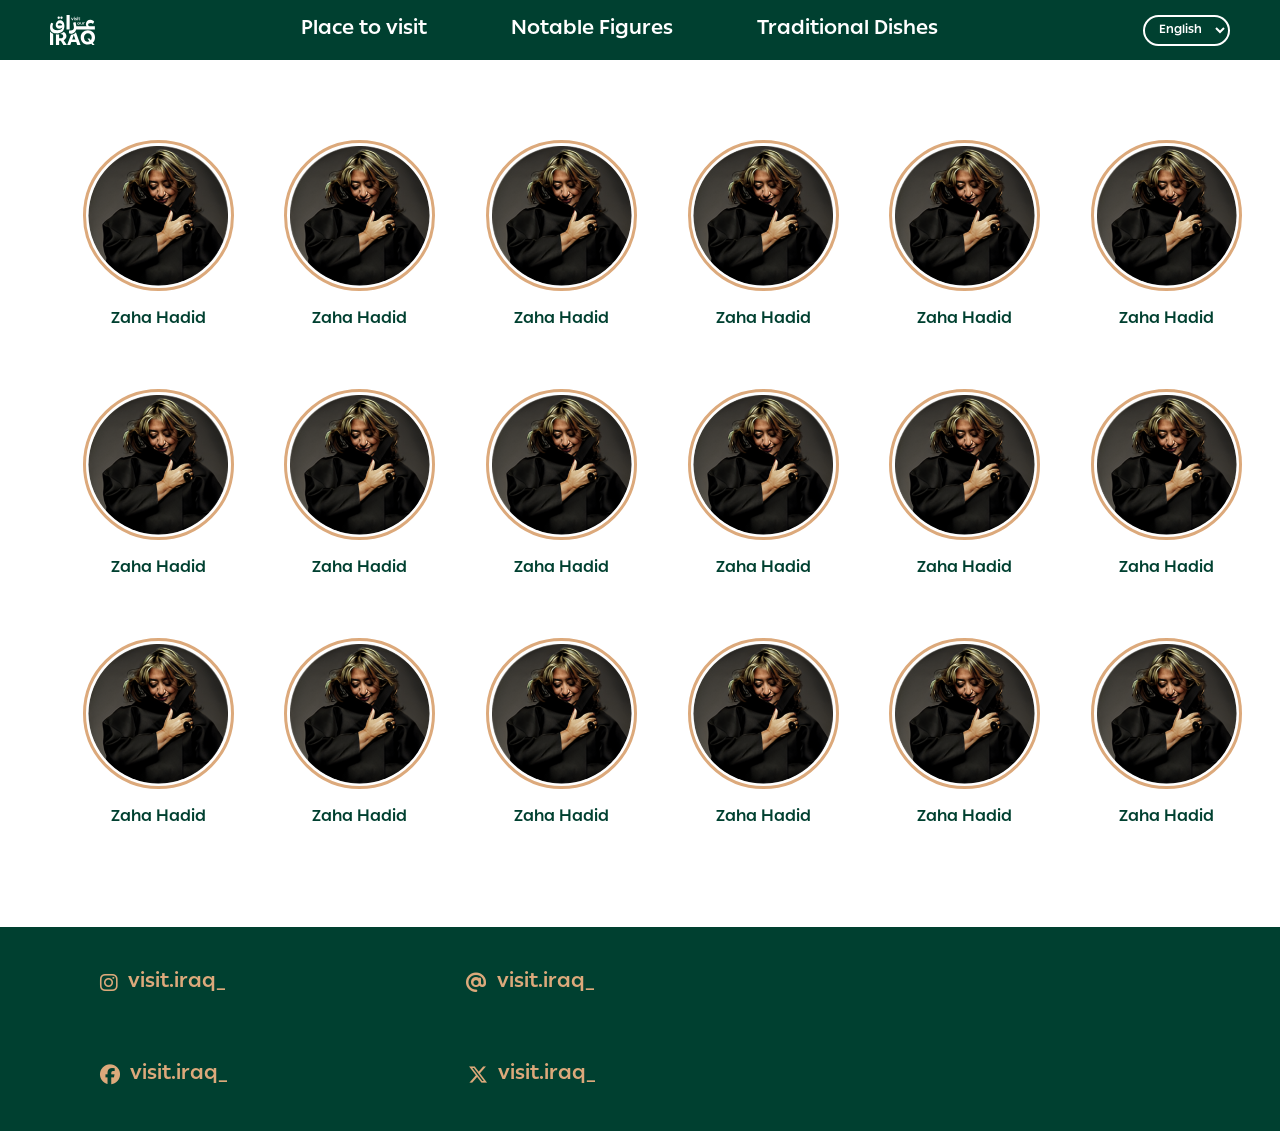
<file: home/notableFigures.html>
<!DOCTYPE html>
<html lang="en">
<head>
  <meta charset="UTF-8">
  <meta http-equiv="X-UA-Compatible" content="IE=edge">
  <meta name="viewport" content="width=device-width, initial-scale=1.0">
  <title>Notable Figures</title>
  <link rel="stylesheet" href="https://cdnjs.cloudflare.com/ajax/libs/font-awesome/6.4.2/css/all.min.css">
  <link rel="stylesheet" href="../main/hfStyle.css">
  <link rel="stylesheet" href="../menu/style/styleMenu.css">
  <style>
    header {
      background-color: #004030;
    }
    header a {
      color: #FFFFFF;
    }
    header a:hover {
      color: #a8ddd0;
    }
    header .logo svg path {
      fill: #FFFFFF; 
    }
    header #language-select {
      color: #FFFFFF;
      background-color: #004030;
      border-color: #FFFFFF;
    }
  </style>
</head>
<body class="header-color">
  
  <div id="header"></div>
  <main class="main">
    <div class="Figures">
      <a href="../menu/iraqFigures/zahaHadid.html">
        <img src="../Images/zaha1.png" alt="Zaha Hadid">
        <p>Zaha Hadid</p>
      </a>
      <a href="#">
        <img src="../Images/zaha1.png" alt="Zaha Hadid">
        <p>Zaha Hadid</p>
      </a>
      <a href="#">
        <img src="../Images/zaha1.png" alt="Zaha Hadid">
        <p>Zaha Hadid</p>
      </a>
      <a href="#">
        <img src="../Images/zaha1.png" alt="Zaha Hadid">
        <p>Zaha Hadid</p>
      </a>
      <a href="#">
        <img src="../Images/zaha1.png" alt="Zaha Hadid">
        <p>Zaha Hadid</p>
      </a>
      <a href="#">
        <img src="../Images/zaha1.png" alt="Zaha Hadid">
        <p>Zaha Hadid</p>
      </a>
    </div>

    <div class="Figures">
      <a href="../menu/iraqFigures/zahaHadid.html">
        <img src="../Images/zaha1.png" alt="Zaha Hadid">
        <p>Zaha Hadid</p>
      </a>
      <a href="#">
        <img src="../Images/zaha1.png" alt="Zaha Hadid">
        <p>Zaha Hadid</p>
      </a>
      <a href="#">
        <img src="../Images/zaha1.png" alt="Zaha Hadid">
        <p>Zaha Hadid</p>
      </a>
      <a href="#">
        <img src="../Images/zaha1.png" alt="Zaha Hadid">
        <p>Zaha Hadid</p>
      </a>
      <a href="#">
        <img src="../Images/zaha1.png" alt="Zaha Hadid">
        <p>Zaha Hadid</p>
      </a>
      <a href="#">
        <img src="../Images/zaha1.png" alt="Zaha Hadid">
        <p>Zaha Hadid</p>
      </a>
    </div>

    <div class="Figures">
      <a href="../menu/iraqFigures/zahaHadid.html">
        <img src="../Images/zaha1.png" alt="Zaha Hadid">
        <p>Zaha Hadid</p>
      </a>
      <a href="#">
        <img src="../Images/zaha1.png" alt="Zaha Hadid">
        <p>Zaha Hadid</p>
      </a>
      <a href="#">
        <img src="../Images/zaha1.png" alt="Zaha Hadid">
        <p>Zaha Hadid</p>
      </a>
      <a href="#">
        <img src="../Images/zaha1.png" alt="Zaha Hadid">
        <p>Zaha Hadid</p>
      </a>
      <a href="#">
        <img src="../Images/zaha1.png" alt="Zaha Hadid">
        <p>Zaha Hadid</p>
      </a>
      <a href="#">
        <img src="../Images/zaha1.png" alt="Zaha Hadid">
        <p>Zaha Hadid</p>
      </a>
    </div>

  </main>

  <div id="footer"></div>
  <script src="../main/script.js"></script>
</body>
</html>
</file>
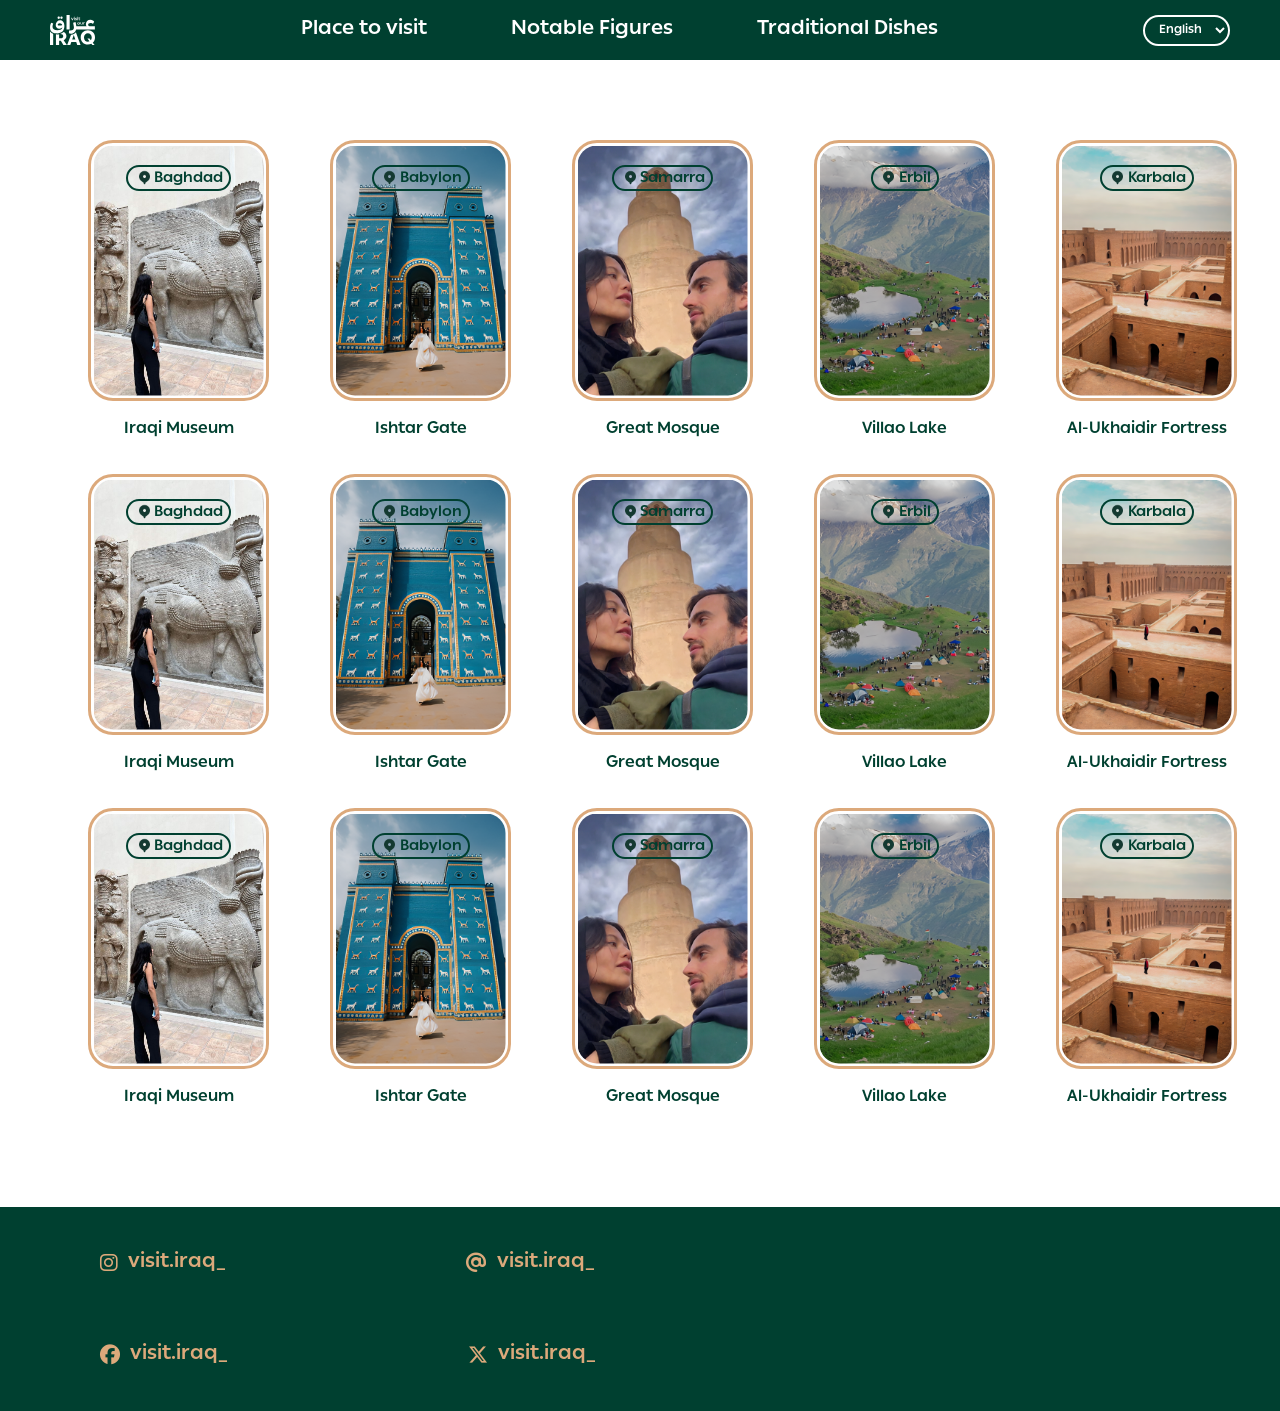
<file: home/place-to-visit.html>
<!DOCTYPE html>
<html lang="en">
<head>
  <meta charset="UTF-8">
  <meta http-equiv="X-UA-Compatible" content="IE=edge">
  <meta name="viewport" content="width=device-width, initial-scale=1.0">
  <title>Places to Visit</title>
  <link rel="stylesheet" href="https://cdnjs.cloudflare.com/ajax/libs/font-awesome/6.4.2/css/all.min.css">
  <link rel="stylesheet" href="../main/hfStyle.css">
  <link rel="stylesheet" href="../menu/style/styleMenu.css">
  <style>
    header {
      background-color: #004030;
    }
    header a {
      color: #FFFFFF;
    }
    header a:hover {
      color: #a8ddd0;
    }
    header .logo svg path {
      fill: #FFFFFF;
    }
    header #language-select {
      color: #FFFFFF;
      background-color: #004030;
      border-color: #FFFFFF;
    }
  </style>
</head>
<body class="header-color">
  <div id="header"></div>
  <main class="main">
    <div class="place-image">
      <a href="../menu/iraqPlaces/iraqMuseum.html">
        <img src="../Images/LouverMus.jpg" alt="Iraqi Museum">
        <div class="text-on-image">
          <img src="../Images/location.png" class="location" alt="">
          <span>Baghdad</span>
        </div>
        <p>Iraqi Museum</p>
      </a>

      <a href="#">
        <img src="../Images/de.png" alt="Ishtar Gate">
        <div class="text-on-image">
          <img src="../Images/location.png" class="location" alt="">
          <span>Babylon</span>
        </div>
        <p>Ishtar Gate</p>
      </a>

      <a href="#">
        <img src="../Images/2p.png" alt="Great Mosque">
        <div class="text-on-image">
          <img src="../Images/location.png" class="location" alt="">
          <span>Samarra</span>
        </div>
        <p>Great Mosque</p>
      </a>

      <a href="#">
        <img src="../Images/erb.png" alt="Villao Lake">
        <div class="text-on-image">
          <img src="../Images/location.png" class="location" alt="">
          <span>Erbil</span>
        </div>
        <p>Villao Lake</p>
      </a>

      <a href="#">
        <img src="../Images/kk.png" alt="Al-Ukhaidir Fortress">
        <div class="text-on-image">
          <img src="../Images/location.png" class="location" alt="">
          <span>Karbala</span>
        </div>
        <p>Al-Ukhaidir Fortress</p>
      </a>

      <a href="../menu/iraqPlaces/iraqMuseum.html">
        <img src="../Images/LouverMus.jpg" alt="Iraqi Museum">
        <div class="text-on-image">
          <img src="../Images/location.png" class="location" alt="">
          <span>Baghdad</span>
        </div>
        <p>Iraqi Museum</p>
      </a>

      <a href="#">
        <img src="../Images/de.png" alt="Ishtar Gate">
        <div class="text-on-image">
          <img src="../Images/location.png" class="location" alt="">
          <span>Babylon</span>
        </div>
        <p>Ishtar Gate</p>
      </a>

      <a href="#">
        <img src="../Images/2p.png" alt="Great Mosque">
        <div class="text-on-image">
          <img src="../Images/location.png" class="location" alt="">
          <span>Samarra</span>
        </div>
        <p>Great Mosque</p>
      </a>

      <a href="#">
        <img src="../Images/erb.png" alt="Villao Lake">
        <div class="text-on-image">
          <img src="../Images/location.png" class="location" alt="">
          <span>Erbil</span>
        </div>
        <p>Villao Lake</p>
      </a>

      <a href="#">
        <img src="../Images/kk.png" alt="Al-Ukhaidir Fortress">
        <div class="text-on-image">
          <img src="../Images/location.png" class="location" alt="">
          <span>Karbala</span>
        </div>
        <p>Al-Ukhaidir Fortress</p>
      </a>

      <a href="../menu/iraqPlaces/iraqMuseum.html">
        <img src="../Images/LouverMus.jpg" alt="Iraqi Museum">
        <div class="text-on-image">
          <img src="../Images/location.png" class="location" alt="">
          <span>Baghdad</span>
        </div>
        <p>Iraqi Museum</p>
      </a>

      <a href="#">
        <img src="../Images/de.png" alt="Ishtar Gate">
        <div class="text-on-image">
          <img src="../Images/location.png" class="location" alt="">
          <span>Babylon</span>
        </div>
        <p>Ishtar Gate</p>
      </a>

      <a href="#">
        <img src="../Images/2p.png" alt="Great Mosque">
        <div class="text-on-image">
          <img src="../Images/location.png" class="location" alt="">
          <span>Samarra</span>
        </div>
        <p>Great Mosque</p>
      </a>

      <a href="#">
        <img src="../Images/erb.png" alt="Villao Lake">
        <div class="text-on-image">
          <img src="../Images/location.png" class="location" alt="">
          <span>Erbil</span>
        </div>
        <p>Villao Lake</p>
      </a>

      <a href="#">
        <img src="../Images/kk.png" alt="Villao Lake">
        <div class="text-on-image">
          <img src="../Images/location.png" class="location" alt="">
          <span>Karbala</span>
        </div>
        <p>Al-Ukhaidir Fortress</p>
      </a>
  </main>

  <div id="footer"></div>
  <script src="../main/script.js"></script>
</body>
</html>
</file>
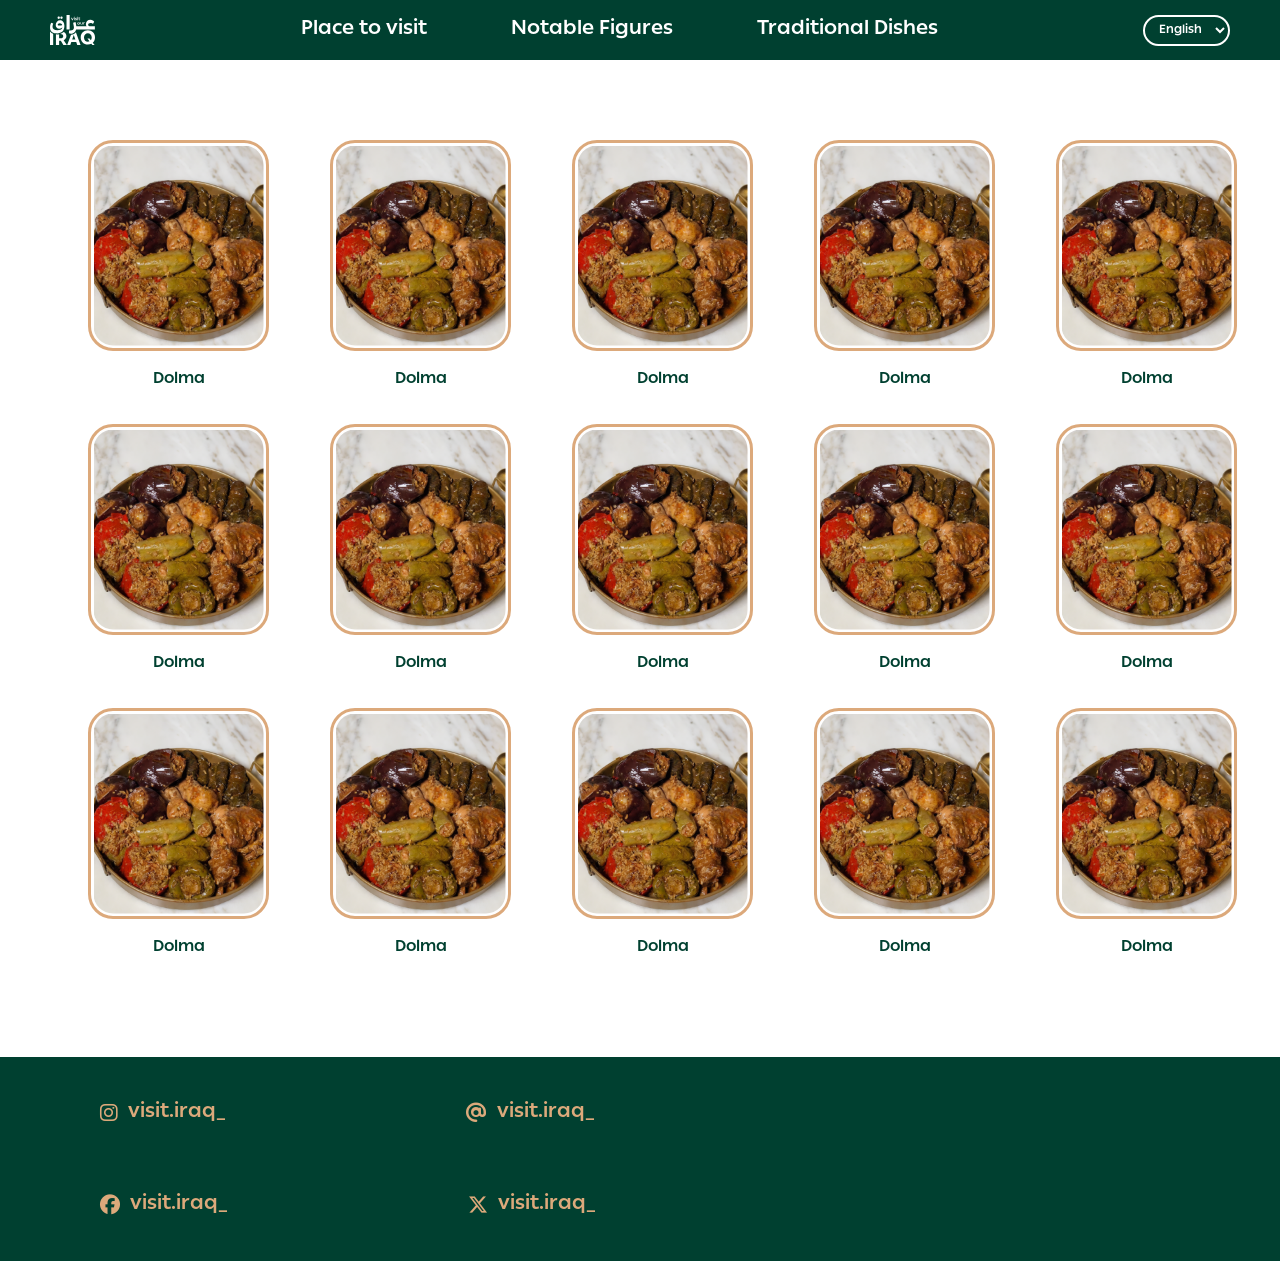
<file: home/t-dishes.html>
<!DOCTYPE html>
<html lang="en">
  <head>
    <meta charset="UTF-8">
    <meta http-equiv="X-UA-Compatible" content="IE-edge">
    <meta name="viewport" content="width=device-width, initial-scale=1.0">
    <title>Traditional Dishes</title>
    <link rel="stylesheet" href="https://cdnjs.cloudflare.com/ajax/libs/font-awesome/6.4.2/css/all.min.css">
    <link rel="stylesheet" href="../main/hfStyle.css">
    <link rel="stylesheet" href="../menu/style/styleMenu.css">
    <style>
        header {
          background-color: #004030;
        }
        header a {
          color: #FFFFFF;
        }
        header .logo svg path {
          fill: #FFFFFF; 
        }
        header #language-select {
            color: #FFFFFF;
            background-color: #004030;
            border-color: #FFFFFF;
        }
    </style>
  </head>

  <body class="header-color">
    <div id="header"></div>
    <main class="main">
      <div class="Dishes-image">
          <a href="../menu/iraqFood/dolma.html">
          <img src="../Images/Dolma.png" alt="Dolma">
          <p>Dolma</p>
          </a>        
          <a href="#">
          <img src="../Images/Dolma.png" alt="Dolma">
          <p>Dolma</p>
          </a>
          <a href="#">
          <img src="../Images/Dolma.png" alt="Dolma">
          <p>Dolma</p>
          </a>   
          <a href="#">
          <img src="../Images/Dolma.png" alt="Dolma">
          <p>Dolma</p>
          </a>        
          <a href="#">
          <img src="../Images/Dolma.png" alt="Dolma">
          <p>Dolma</p>
          </a>

          <a href="../menu/iraqFood/dolma.html">
          <img src="../Images/Dolma.png" alt="Dolma">
          <p>Dolma</p>
          </a>        
          <a href="#">
          <img src="../Images/Dolma.png" alt="Dolma">
          <p>Dolma</p>
          </a>
          <a href="#">
          <img src="../Images/Dolma.png" alt="Dolma">
          <p>Dolma</p>
          </a>   
          <a href="#">
          <img src="../Images/Dolma.png" alt="Dolma">
          <p>Dolma</p>
          </a>        
          <a href="#">
          <img src="../Images/Dolma.png" alt="Dolma">
          <p>Dolma</p>
          </a>

          <a href="../menu/iraqFood/dolma.html">
          <img src="../Images/Dolma.png" alt="Dolma">
          <p>Dolma</p>
          </a>        
          <a href="#">
          <img src="../Images/Dolma.png" alt="Dolma">
          <p>Dolma</p>
          </a>
          <a href="#">
          <img src="../Images/Dolma.png" alt="Dolma">
          <p>Dolma</p>
          </a>   
          <a href="#">
          <img src="../Images/Dolma.png" alt="Dolma">
          <p>Dolma</p>
          </a>        
          <a href="#">
          <img src="../Images/Dolma.png" alt="Dolma">
          <p>Dolma</p>
          </a>
        </div>


    </main>
    <div id="footer"></div>
    <script src="../main/script.js"></script>
  </body>
</html>
</file>
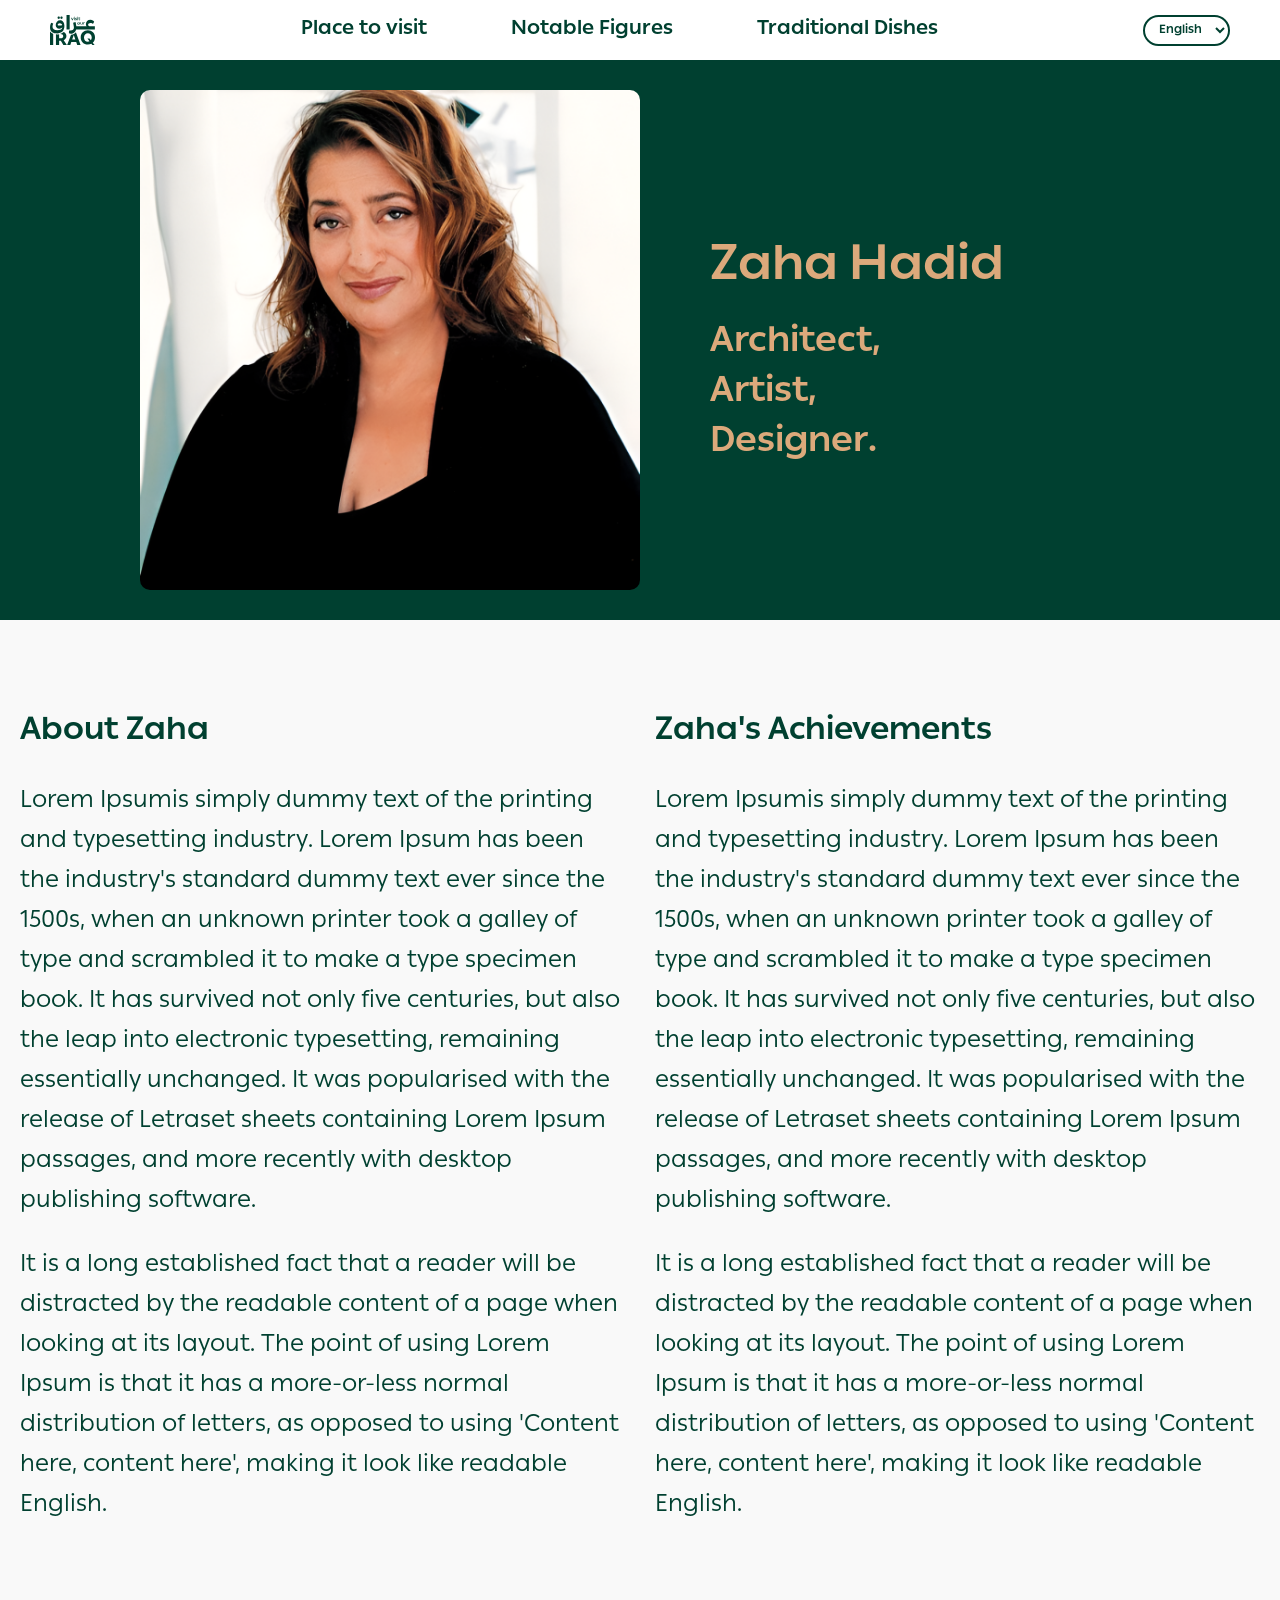
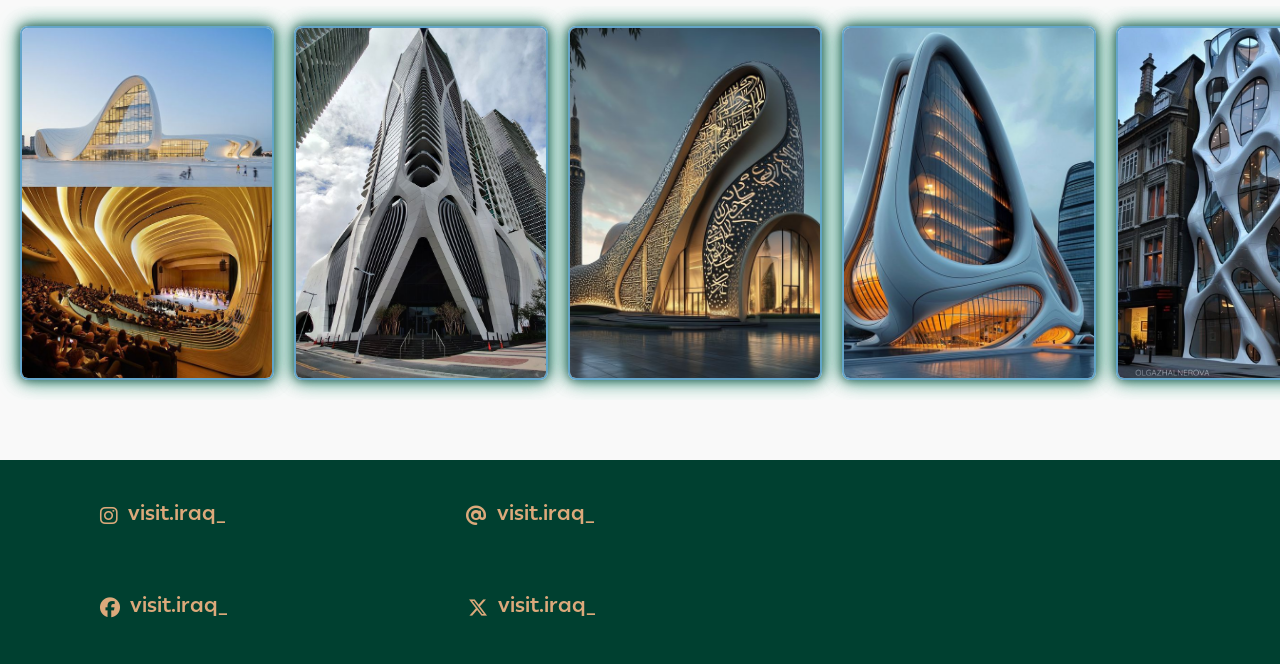
<file: menu/iraqFigures/zahaHadid.html>
<!DOCTYPE html>
<html lang="en">
  <head>
    <meta charset="UTF-8">
    <meta name="viewport" content="width=device-width, initial-scale=1.0">
    <title>Zaha Hadid</title>
    <link href="https://fonts.googleapis.com/css2?family=Inter:wght@100;200;300;400;500;600;700&display=swap" rel="stylesheet">
    <link rel="stylesheet" href="https://cdnjs.cloudflare.com/ajax/libs/font-awesome/6.4.2/css/all.min.css">
    <link rel="stylesheet" href="../../main/hfStyle.css">
    <link rel="stylesheet" href="../style/style2.css">
    <style>
      header {
        background-color: #FFFFFF; 
      }
      header a {
        color: #004030;
      }
      header a:hover{
        color: #0c7259;
      }
      header #language-select {
          color: #004030;
          background-color: #FFFFFF;
          border-color: #004030;
      }
    </style>
  </head>

  <body class="header-color" data-page="zaha-hadid">
    <div id="header"></div>
    <main>
      <div class="main">
        <img src="../../Images/zaha.png">
        <div class="def-figure">
          <h1>Zaha Hadid</h1>
          <p class="desc">Architect,<br>Artist,<br>Designer.</p>
        </div>
      </div>
    </main>
    <article>
      <div class="about">
        <h2>About Zaha</h2>
        <p>
          Lorem Ipsumis simply dummy text of the printing and typesetting industry. Lorem Ipsum has been the industry's standard dummy text ever since the 1500s, when an unknown printer took a galley of type and scrambled it to make a type specimen book. It has survived not only five centuries, but also the leap into electronic typesetting, remaining essentially unchanged. It was popularised with the release of Letraset sheets containing Lorem Ipsum passages, and more recently with desktop publishing software.
        </p>
        <p>
          It is a long established fact that a reader will be distracted by the readable content of a page when looking at its layout. The point of using Lorem Ipsum is that it has a more-or-less normal distribution of letters, as opposed to using 'Content here, content here', making it look like readable English.
        </p>
      </div>
      <div class="work">
        <h2>Zaha's Achievements</h2>
        <p>
          Lorem Ipsumis simply dummy text of the printing and typesetting industry. Lorem Ipsum has been the industry's standard dummy text ever since the 1500s, when an unknown printer took a galley of type and scrambled it to make a type specimen book. It has survived not only five centuries, but also the leap into electronic typesetting, remaining essentially unchanged. It was popularised with the release of Letraset sheets containing Lorem Ipsum passages, and more recently with desktop publishing software.
        </p>
        <p>
          It is a long established fact that a reader will be distracted by the readable content of a page when looking at its layout. The point of using Lorem Ipsum is that it has a more-or-less normal distribution of letters, as opposed to using 'Content here, content here', making it look like readable English.
        </p>
      </div>
    </article>
    <div class="some-image">
      <img src="../../Images/z1.jpg">
      <img src="../../Images/z2.jpg">
      <img src="../../Images/z3.jpg">
      <img src="../../Images/z4.jpg">
      <img src="../../Images/z5.jpg">
      <img src="../../Images/z6.jpg">
    </div>
    <div id="footer"></div>
    <script src="../../main/script.js"></script>

  </body>
</html>
</file>
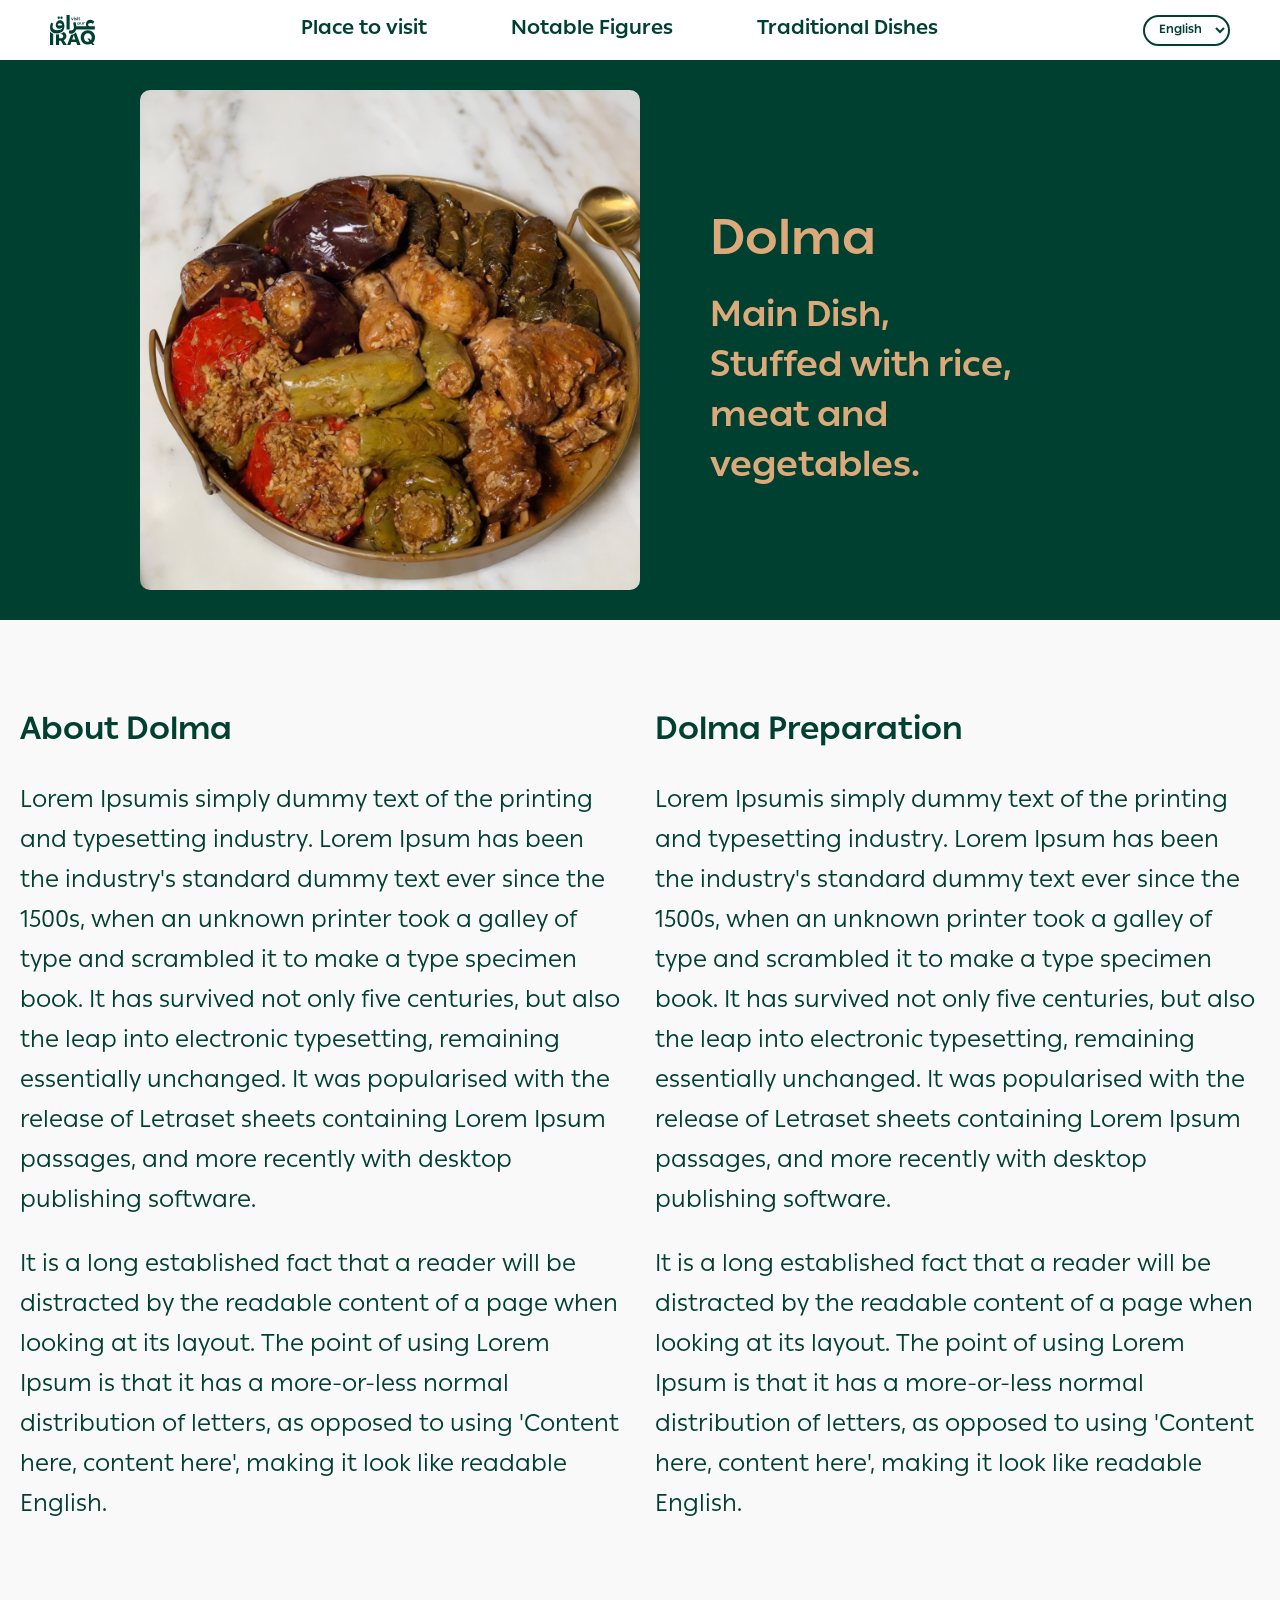
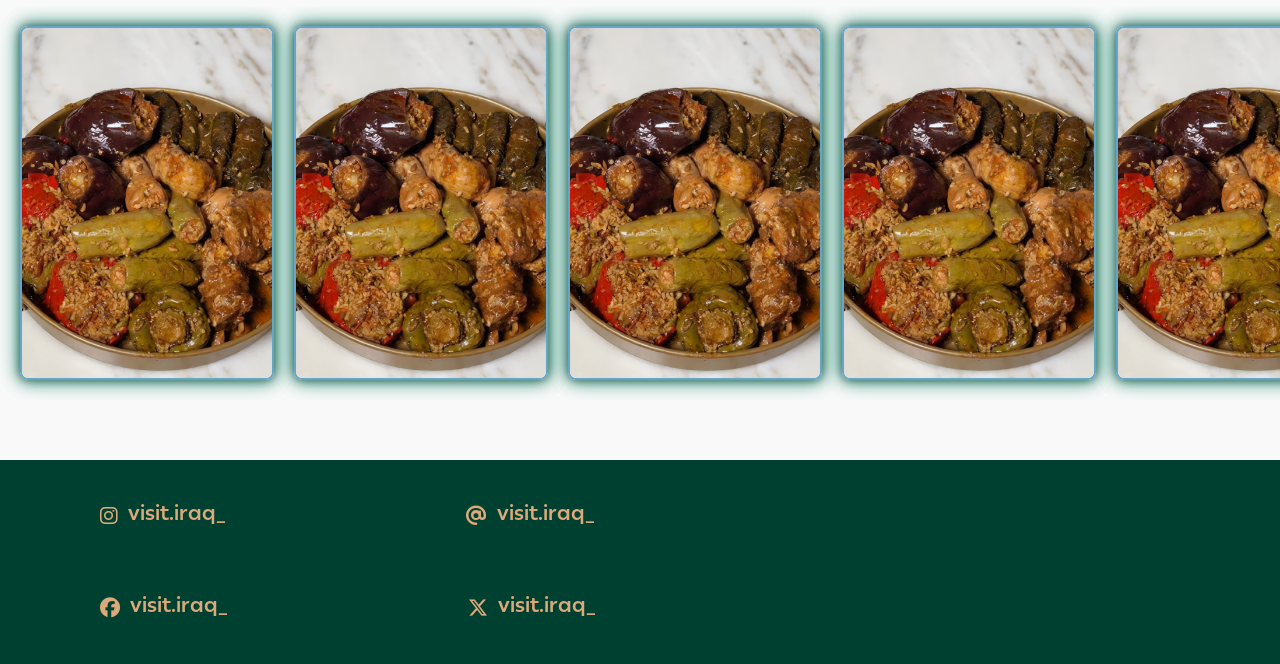
<file: menu/iraqFood/dolma.html>
<!DOCTYPE html>
<html lang="en">
  <head>
    <meta charset="UTF-8">
    <meta name="viewport" content="width=device-width, initial-scale=1.0">
    <title>Dolma</title>
    <link href="https://fonts.googleapis.com/css2?family=Inter:wght@100;200;300;400;500;600;700&display=swap" rel="stylesheet">
    <link rel="stylesheet" href="https://cdnjs.cloudflare.com/ajax/libs/font-awesome/6.4.2/css/all.min.css">
    <link rel="stylesheet" href="../../main/hfStyle.css">
    <link rel="stylesheet" href="../style/style2.css">
    <style>
      header {
      background-color: #FFFFFF; 
      }
      header a {
      color: #004030;
      }
      header a:hover{
      color: #0c7259;
      }
      header #language-select {
          color: #004030;
          background-color: #FFFFFF;
          border-color: #004030;
      }
    </style>
  </head>

  <body class="header-color" data-page="Dolma">
    <div id="header"></div>
    <main>
      <div class="main">
        <img src="../../Images/Dolma.png">
        <div class="def-food">
          <h1>Dolma</h1>
          <p class="desc">Main Dish,<br>Stuffed with rice,<br>meat and vegetables.</p>
        </div>
      </div>
    </main>
    <article>
      <div class="about">
        <h2>About Dolma</h2>
        <p>
          Lorem Ipsumis simply dummy text of the printing and typesetting industry. Lorem Ipsum has been the industry's standard dummy text ever since the 1500s, when an unknown printer took a galley of type and scrambled it to make a type specimen book. It has survived not only five centuries, but also the leap into electronic typesetting, remaining essentially unchanged. It was popularised with the release of Letraset sheets containing Lorem Ipsum passages, and more recently with desktop publishing software.
        </p>
        <p>
          It is a long established fact that a reader will be distracted by the readable content of a page when looking at its layout. The point of using Lorem Ipsum is that it has a more-or-less normal distribution of letters, as opposed to using 'Content here, content here', making it look like readable English.
        </p>
      </div>
      <div class="work">
        <h2>Dolma Preparation</h2>
        <p>
          Lorem Ipsumis simply dummy text of the printing and typesetting industry. Lorem Ipsum has been the industry's standard dummy text ever since the 1500s, when an unknown printer took a galley of type and scrambled it to make a type specimen book. It has survived not only five centuries, but also the leap into electronic typesetting, remaining essentially unchanged. It was popularised with the release of Letraset sheets containing Lorem Ipsum passages, and more recently with desktop publishing software.
        </p>
        <p>
          It is a long established fact that a reader will be distracted by the readable content of a page when looking at its layout. The point of using Lorem Ipsum is that it has a more-or-less normal distribution of letters, as opposed to using 'Content here, content here', making it look like readable English.
        </p>
      </div>
    </article>
    <div class="some-image">
      <img src="../../Images/Dolma.png">
      <img src="../../Images/Dolma.png">
      <img src="../../Images/Dolma.png">
      <img src="../../Images/Dolma.png">
      <img src="../../Images/Dolma.png">
      <img src="../../Images/Dolma.png">
      <img src="../../Images/Dolma.png">
    </div>
    <div id="footer"></div>
    <script src="../../main/script.js"></script>
  </body>
</html>
</file>
<file: menu/style/style.css>
@font-face {
  font-family: 'Ping';
  src: url(/Ping.Font.Tlwen.com/PingAR+LT-Bold.otf);
}
@font-face {
  font-family: 'regular';
  src: url(/Ping.Font.Tlwen.com/PingAR+LT-Regular.otf);
}

html, body {
  margin: 0;
  padding: 0;
  width: 100%;
  height: 100%;
  font-family: 'Ping', sans-serif;
  overflow-x: hidden;
}

.main {
  display: block;
  width: 100%;
  position: relative;
}

.main-image {
  display: flex;
  width: 100vw;
  min-width: 100%;
  height: 700px;
}

.main-image img {
  flex-shrink: 0;
  width: 100%;
  height: 100%;
  object-fit: cover;
}

.main .T-iraq svg {
  width: 55vw;
  height: 10vw;
  position: absolute;
  left: 49%;
  top: 42%;
  transform: translate(-50%, -50%);
  text-align: center;
  color: #004030;
  font-weight: 800;
}

.main .T-iraq .iraq-map svg {
  position: absolute;
  width: 20vw;
  max-width: 200px;
  left: 49.3%;
  top: 38%;
  transform: translateX(-50%);
}

.intro-to-iraq {
  display: flex;
  flex-direction: row;
  justify-content: center;
  align-items: center;
  width: 100%;
  background-color: #004030;
  padding: 80px 40px;
  gap: 60px;
}

.intro-to-iraq img {
  width: 450px;
  height: auto;
  flex-shrink: 0;
}

.intro-to-iraq .p-iraq {
  color: #DCA97B;
  max-width: 500px;
}

.intro-to-iraq .p-iraq h2 {
  font-weight: 800;
  font-size: 36px;
  margin-bottom: 20px;
}

.intro-to-iraq .p-iraq p {
  font-size: 24px;
  line-height: 1.6;
  font-weight: 400;
  text-align: justify;
  font-family: 'regular', sans-serif;
}

.place-section .place-image,
.Figures-section .Figures,
.food-section .Dishes-image {
  display: flex;
  gap: 25px;
  overflow-x: auto;
  padding: 30px;
  scroll-behavior: smooth;
}

.Figures-section .Figures {
  margin-left: 30px;
}

.place-section .place-image img,
.Figures-section .Figures img,
.food-section .Dishes-image img {
  flex: 0 0 auto;
  border-radius: 25px;
  border: 3px solid #DCA97B;
  padding: 2.5px;
  transition: border-color 0.5s ease, box-shadow 0.5s ease;
}

.place-section .place-image img {
  width: 250px; height: 350px;
}
.Figures-section .Figures img {
  width: 183px; height: 190px; border-radius: 50%;
}
.food-section .Dishes-image img {
  width: 250px; height: 298px;
}

.place-section img:hover,
.Figures-section img:hover,
.food-section img:hover {
  border-color: #004030;
  box-shadow: 3px 5px 15px rgba(0, 0, 0, 0.4);
  transform: scale(1.03);
}

section h2 {
  text-align: center;
  font-weight: 800;
  font-size: 42px;
  color: #004030;
  margin-top: 30px;
}

h2 {
  font-weight: 800;
  font-size: 60px;
  color: #DCA97B;
  margin-top: 60px;
}

hr {
  width: 80%;
  height: 3px;
  margin: 30px auto;
  border: none;
  background-color: #DCA97B;
  border-radius: 25px;
}

section a {
  font-family: "Ping", sans-serif;
  font-weight: 200;
  font-size: 19px;
  color: #004030;
  text-align: center;
  text-decoration: none;
}

.View-more {
  display: flex;
  justify-content: center;
  align-items: center;
  width: 128px;
  height: 40px;
  margin: 20px auto 50px;
  border-radius: 50px;
  border: none;
  background-color: #004030;
  font-family: 'Ping', sans-serif;
  color: #FFFFFF;
  font-size: 16px;
  font-weight: 800;
  transition: 0.5s ease;
}

.View-more:hover {
  cursor: pointer;
  background-color: #0c7259;
  box-shadow: 3px 5px 15px rgba(0, 0, 0, 0.4);
}


@media (max-width: 480px) {
  .main-image {
    height: 400px;
  }
  .main .T-iraq svg {
    width: 80vw; height: 15vw; top: 22.4%;
  }
  .main .T-iraq .iraq-map svg {
    width: 50vw; max-width: none; top: 20.9%;
  }
  .intro-to-iraq {
    flex-direction: column; padding: 40px 0px; gap: 30px;
  }
  .intro-to-iraq img {
    width: 90%;
  }
  .intro-to-iraq .p-iraq {
    max-width: 90%;
  }
  .intro-to-iraq .p-iraq h2 {
    font-size: 28px;
  }
  .intro-to-iraq .p-iraq p {
    font-size: 16px;
  }
  h2 {
    font-size: 36px;
  }
  section h2 {
    font-size: 28px;
  }
  .place-section .place-image img,
  .food-section .Dishes-image img {
    width: 180px; height: 250px;
  }
  .Figures-section .Figures img {
    width: 130px; height: 140px;
    padding-left: 5px;
  }
}

@media (max-width: 768px) and (min-width: 481px) {
  .main-image {
    height: 500px;
  }
  .main .T-iraq svg {
    width: 70vw; height: 12vw; top: 38%;
  }
  .main .T-iraq .iraq-map svg {
    width: 35vw; top: 33%;
  }
  .intro-to-iraq {
    flex-direction: row; padding: 60px 20px; gap: 40px;
  }
  .intro-to-iraq img {
    width: 60%;
  }
  .intro-to-iraq .p-iraq {
    max-width: 60%;
  }
  .intro-to-iraq .p-iraq h2 {
    font-size: 32px;
  }
  .intro-to-iraq .p-iraq p {
    font-size: 18px;
  }
  h2 {
    font-size: 48px;
  }
  section h2 {
    font-size: 36px;
  }
}

@media (min-width: 1024px) {
  .main-image{
    height: 700px;
  }
  .main .T-iraq svg {
    width: 55vw; height: 10vw; top: 42%;
  }
  .main .T-iraq .iraq-map svg {
    width: 20vw; max-width: 200px; top: 38%;
  }
  .intro-to-iraq {
    flex-direction: row; padding: 80px 40px; gap: 60px;
  }
  .intro-to-iraq img {
    width: 450px;
  }
  .intro-to-iraq .p-iraq h2 {
    font-size: 36px;
  }
  .intro-to-iraq .p-iraq p {
    font-size: 20px;
  }
  h2 {
    font-size: 60px;
  }
  section h2 {
    font-size: 42px;
  }
}
</file>
<file: main/hfStyle.css>
@font-face {
  font-family: 'Ping';
  src: url(/Ping.Font.Tlwen.com/PingAR+LT-Bold.otf);
}

html, body {
  margin: 0;
  padding: 0;
  width: 100%;
  height: 100%;
  font-family: 'Ping', sans-serif;
}

header {
  display: flex;
  flex-direction: column;
  justify-content: center;
  align-items: center;
  gap: 10px;
  padding: 10px;
}

.left .logo {
  height: 30px;
}

nav ul {
  text-align: center;
  padding: 0;
  margin: 0;
}

nav ul li {
  list-style-type: none;
  padding: 10px 0;
}

nav li a {
  text-decoration: none;
  font-size: 16px;
}

nav li a:hover {
  position: relative;
  left: -3px;
  transition: color 0.3s ease;
}

.right select#language-select {
  padding: 3px 10px;
  border-radius: 30px;
  font-family: "Ping", sans-serif;
  border: 2px solid;
  font-size: 12px;
  cursor: pointer;
}

footer {
  background-color: #004030;
  width: 100%; 
  height: auto;
  display: flex;
  flex-direction: column;
  align-items: center;
  padding: 20px 0;
  text-align: center;
  margin-top: auto;
}

.footer-links {
  display: flex;
  flex-direction: column;
  gap: 20px;
}

.footer-links a {
  display: flex;        
  align-items: center;
  gap: 10px;
  text-decoration: none;
  font-weight: 800;
  font-size: 16px;
  color: #DCA97B;  
  justify-content: center;
}

.footer-links a i {
  font-size: 20px;
  color: #DCA97B;
}

.footer-links a:hover {
  color: #ecdaca;
}

.footer-links a:hover i {
  color: #ecdaca;
}

.top-links,
.bottom-links {
  display: flex;
  flex-direction: column;
  gap: 20px;
}

@media (min-width: 769px) and (max-width: 1024px) {
  header {
    flex-direction: row;
    justify-content: space-between;
    padding: 0 20px;
    height: auto;
  }

  nav ul {
    text-align: right;
  }

  nav ul li {
    display: inline-block;
    padding: 0 20px;
  }

  nav li a {
    font-size: 18px;
  }

  .right select#language-select {
    font-size: 14px;
    padding: 3px 15px;
  }

  footer {
    flex-direction: column;
    padding: 30px 0;
  }

  .footer-links {
    gap: 40px;
  }

  .top-links,
  .bottom-links {
    flex-direction: row;
    gap: 100px;
  }
}

@media (min-width: 1025px) and (max-width: 1440px) {
  header {
    flex-direction: row;
    justify-content: space-between;
    padding: 0 50px;
    height: 60px;
  }

  nav ul li {
    display: inline-block;
    padding: 0 40px;
  }

  nav li a {
    font-size: 20px;
  }

  footer {
    flex-direction: row;
    justify-content: flex-start;
    padding: 40px 60px;
    text-align: left;
  }

  .footer-links {
    flex-direction: column;
    gap: 60px;
  }

  .top-links,
  .bottom-links {
    flex-direction: row;
    gap: 200px;
  }

  .footer-links a {
    font-size: 20px;
    padding-left: 40px;
    justify-content: flex-start;
  }
}

@media (min-width: 1441px) {
  header {
    padding: 0 80px;
    height: 70px;
  }

  nav ul li {
    padding: 0 50px;
  }

  nav li a {
    font-size: 22px;
  }

  footer {
    padding: 50px 100px;
  }

  .top-links,
  .bottom-links {
    gap: 300px;
  }

  .footer-links a {
    font-size: 22px;
    padding-left: 50px;
  }
}
</file>
<file: menu/style/styleMenu.css>
.main{
  margin-top: 60px;
  margin-left: 45px;
  margin-bottom: 60px;
}

.main .place-image,
.Dishes-image {
  display: grid;
  gap: 25px;
  grid-template-columns: repeat(5, 1fr); 
  overflow-x: auto;
  padding: 20px;
  scroll-behavior: smooth;
  -webkit-overflow-scrolling: touch;
}
.Figures{
  display: grid;
  gap: 25px;
  grid-template-columns: repeat(6, 1fr); 
  overflow-x: auto;
  padding: 20px;
  scroll-behavior: smooth;
  -webkit-overflow-scrolling: touch;
}
.place-image a,
.Figures a,
.Dishes-image a {
  display: flex;
  flex-direction: column; 
  text-decoration: none;
  color: #004030;
  align-items: center;
  position: relative;
  transition: transform 0.3s ease;
}

.place-image img {
  width: 220px;
  height: 320px;
  border-radius: 25px;
  border: 3px solid #DCA97B;
  padding: 2.5px;
  transition: border-color 0.5s ease, box-shadow 0.5s ease;
  object-fit: cover;
}

.Figures img {
  width: 160px;
  height: 170px;
  border-radius: 50%;
  border: 3px solid #DCA97B;
  padding: 2.5px;
  transition: border-color 0.5s ease, box-shadow 0.5s ease;
  object-fit: cover;
}

.Dishes-image img {
  width: 220px;
  height: 240px;
  border-radius: 25px;
  border: 3px solid #DCA97B;
  padding: 2.5px;
  transition: border-color 0.5s ease, box-shadow 0.5s ease;
  object-fit: cover;
}

.text-on-image {
  position: absolute;
  top: 25px;
  height: 22px;
  display: flex;
  justify-content: center;
  padding: 0 7px;
  border: 2px solid #004030;
  border-radius: 25px;
  font-size: 16px;
  font-weight: 600;
  font-family: "Ping", sans-serif;
}

.text-on-image .location {
  width: 15px;
  height: 15px;
  border: none;
  filter: brightness(0) saturate(100%) invert(21%) sepia(6%) saturate(2931%)
          hue-rotate(116deg) brightness(95%) contrast(104%);
}

.place-image img:hover,
.Figures img:hover,
.Dishes-image img:hover {
  border-color: #004030;
  box-shadow: 3px 5px 15px rgba(0, 0, 0, 0.4);
  transform: scale(1.03);
}

.place-image a:hover .text-on-image {
  border-color: #004030;
  box-shadow: 0 0 8px #004030,
              0 0 8px #004030,
              0 0 15px #004030,
              0 0 18px #004030;
}

.place-image a:hover .location {
  filter: brightness(0) saturate(100%) invert(15%) sepia(80%) saturate(5000%) hue-rotate(355deg) brightness(70%) contrast(100%);
}

.place-image a:hover p,
.Figures a:hover p,
.Dishes-image a:hover p {
  color: rgb(242, 57, 57);
  transform: scale(1.03);
}

@media (max-width: 1285px) {
  .main .place-image,
  .Dishes-image {
    grid-template-columns: repeat(5, 1fr);
    gap: 15px;
  }
  .Figures{
    grid-template-columns: repeat(6, 1fr); 
    gap: 15px;
  }
  .place-image img {
    width: 170px; height: 250px;
  }
  .Figures img {
    width: 140px; height: 140px;
  }
  .Dishes-image img {
    width: 170px; height: 200px;
  }
  .text-on-image {
    font-size: 15px; padding: 0 6px;
  }
}

@media (max-width: 1110px) {
  .main .place-image,
  .Figures,
  .Dishes-image {
    grid-template-columns: repeat(3, 1fr);
    gap: 20px;
  }

  .place-image img {
    width: 160px; height: 240px;
  }
  .Figures img {
    width: 135px; height: 135px;
  }
  .Dishes-image img {
    width: 160px; height: 199px;
  }
  .text-on-image {
    font-size: 14px; padding: 0 5px;
  }
}

@media (max-width: 768px) {
  .main .place-image,
  .Figures,
  .Dishes-image {
    grid-template-columns: repeat(2, 1fr);
    gap: 20px;
  }

  .place-image img {
    width: 140px; height: 220px;
  }
  .Figures img {
    width: 115px; height: 125px;
  }
  .Dishes-image img {
    width: 140px; height: 160px;
  }
  .text-on-image {
    font-size: 12px; padding: 0 3px;
  }

  .place-image a.last-image {
    justify-self: center;
  }
}

@media (max-width: 480px) {
  .main .place-image,
  .Figures,
  .Dishes-image {
    grid-template-columns: repeat(2, 1fr); 
    gap: 20px;
  }

  .place-image img {
    width: 120px; height: 180px;
  }
  .Figures img {
    width: 95px; height: 105px;
  }
  .Dishes-image img {
    width: 120px; height: 140px;
  }
  .text-on-image {
    font-size: 13px; padding: 0 4px;
  }

  .place-image a.last-image {
    justify-self: center;
  }
}
</file>
<file: menu/style/style2.css>
@font-face {
  font-family: 'regular';
  src: url(/Ping.Font.Tlwen.com/PingAR+LT-Regular.otf);
}

body {
  margin: 0;
  padding: 0;
  background-color: #f9f9f9;
}

main {
  width: 100%;
  box-sizing: border-box;
}

.main {
  display: flex;
  flex-wrap: wrap;
  align-items: center;
  max-width: 1440px;
  margin: 0 auto;
  gap: 70px;
  padding: 0 140px;
  background-color: #004030;
}
.main h1{
  padding-top: 20px;
}
.main img {
  width: 400px;
  height: 400px;
  border-radius: 10px;
  margin-top: 30px;
  margin-bottom: 30px;
  object-fit: cover;
}

.def-food, .def-figure {
  max-width: 388px;
  color: #DCA97B;
}

.def-food h1, .def-figure h1 {
  font-weight: 800;
  font-size: 64px;
}

.def-food p.desc, .def-figure p.desc {
  font-weight: 800;
  font-size: 45px;
  line-height: 60px;
}

article {
  display: flex;
  flex-wrap: wrap;
  gap: 30px;
  max-width: 1440px;
  margin: 60px auto;
  padding: 0 20px;
  box-sizing: border-box;
}

.about, .work {
  flex: 1 1 600px;
  color: #004030;
}

.about h2, .work h2 {
  font-size: 32px;
  margin-bottom: 15px;
}

.about p, .work p {
  font-family: 'regular', sans-serif;
  font-size: 24px;
  line-height: 40px;
  margin-bottom: 20px;
}

.some-image {
  display: flex;
  overflow-x: auto;
  overflow-y: hidden;
  white-space: nowrap;
  gap: 20px;
  padding: 20px;
  margin: 0 auto 60px;
  max-width: 100%;
  box-sizing: border-box;
}

.some-image img {
  border: solid 2px rgb(100, 165, 202);
  width: 300px;
  height: 400px;
  flex-shrink: 0;
  object-fit: cover;
  box-shadow: 0 0 8px rgba(16,64,52,0.6),
              0 0 16px rgba(0,64,48,0.5),
              0 0 24px rgba(16,222,170,0.4),
              0 0 20px rgba(0,64,48,0.3);
  border-radius: 8px;
  transition: transform 0.3s ease, box-shadow 0.3s ease;
}
.some-image img:hover{
  box-shadow: 3px 5px 15px rgba(0, 0, 0, 0.4);
  transform: scale(1.03);
}

@media (max-width: 1280px) {
  .main img {
    width: 500px;
    height: 500px;
  }
  .def-food h1, .def-figure h1 {
    font-size: 50px;
    margin-bottom: 5px;
  }
  .def-food p.desc, .def-figure p.desc {
    font-size: 36px;
    line-height: 50px;
    margin-top: 10px;
  }
  .some-image img {
    width: 250px;
    height: 350px;
  }
}

@media (max-width: 1024px) {
  .main {
    flex-direction: row;  
    justify-content: center;
    align-items: center;
    flex-wrap: wrap;       
    gap: 20px;
    margin-top: 5px;
  }

  .def-food, .def-figure {
    text-align: center;
  }

  .main img {
    width: 300px;
    height: 300px;
  }

  .def-food h1, .def-figure h1 {
    font-size: 42px;
  }

  .def-food p.desc, .def-figure p.desc {
    font-size: 32px;
    line-height: 45px;
  }

  .some-image img {
    width: 220px;
    height: 320px;
  }
}


@media (max-width: 768px) {
  .main img {
    width: 300px;
    height: 300px;
    margin-bottom: 10px;
  }
  .def-food h1, .def-figure h1 {
    font-size: 36px;
  }
  .def-food p.desc, .def-figure p.desc {
    font-size: 28px;
    line-height: 40px;
  }
  .some-image img {
    width: 200px;
    height: 280px;
  }
}

@media (max-width: 480px) {
  .main img {
    width: 180px;
    height: 180px;
  }
  .def-food h1, .def-figure h1 {
    font-size: 28px;
  }
  .def-food p.desc, .def-figure p.desc {
    font-size: 20px;
    line-height: 30px;
  }
  .some-image img {
    width: 150px;
    height: 200px;
  }
}

@media (max-width: 360px) {
  .main img {
    width: 140px;
    height: 140px;
  }
  .def-food h1, .def-figure h1 {
    font-size: 24px;
  }
  .def-food p.desc, .def-figure p.desc {
    font-size: 18px;
    line-height: 28px;
  }
  .some-image img {
    width: 120px;
    height: 160px;
  }
}
</file>
